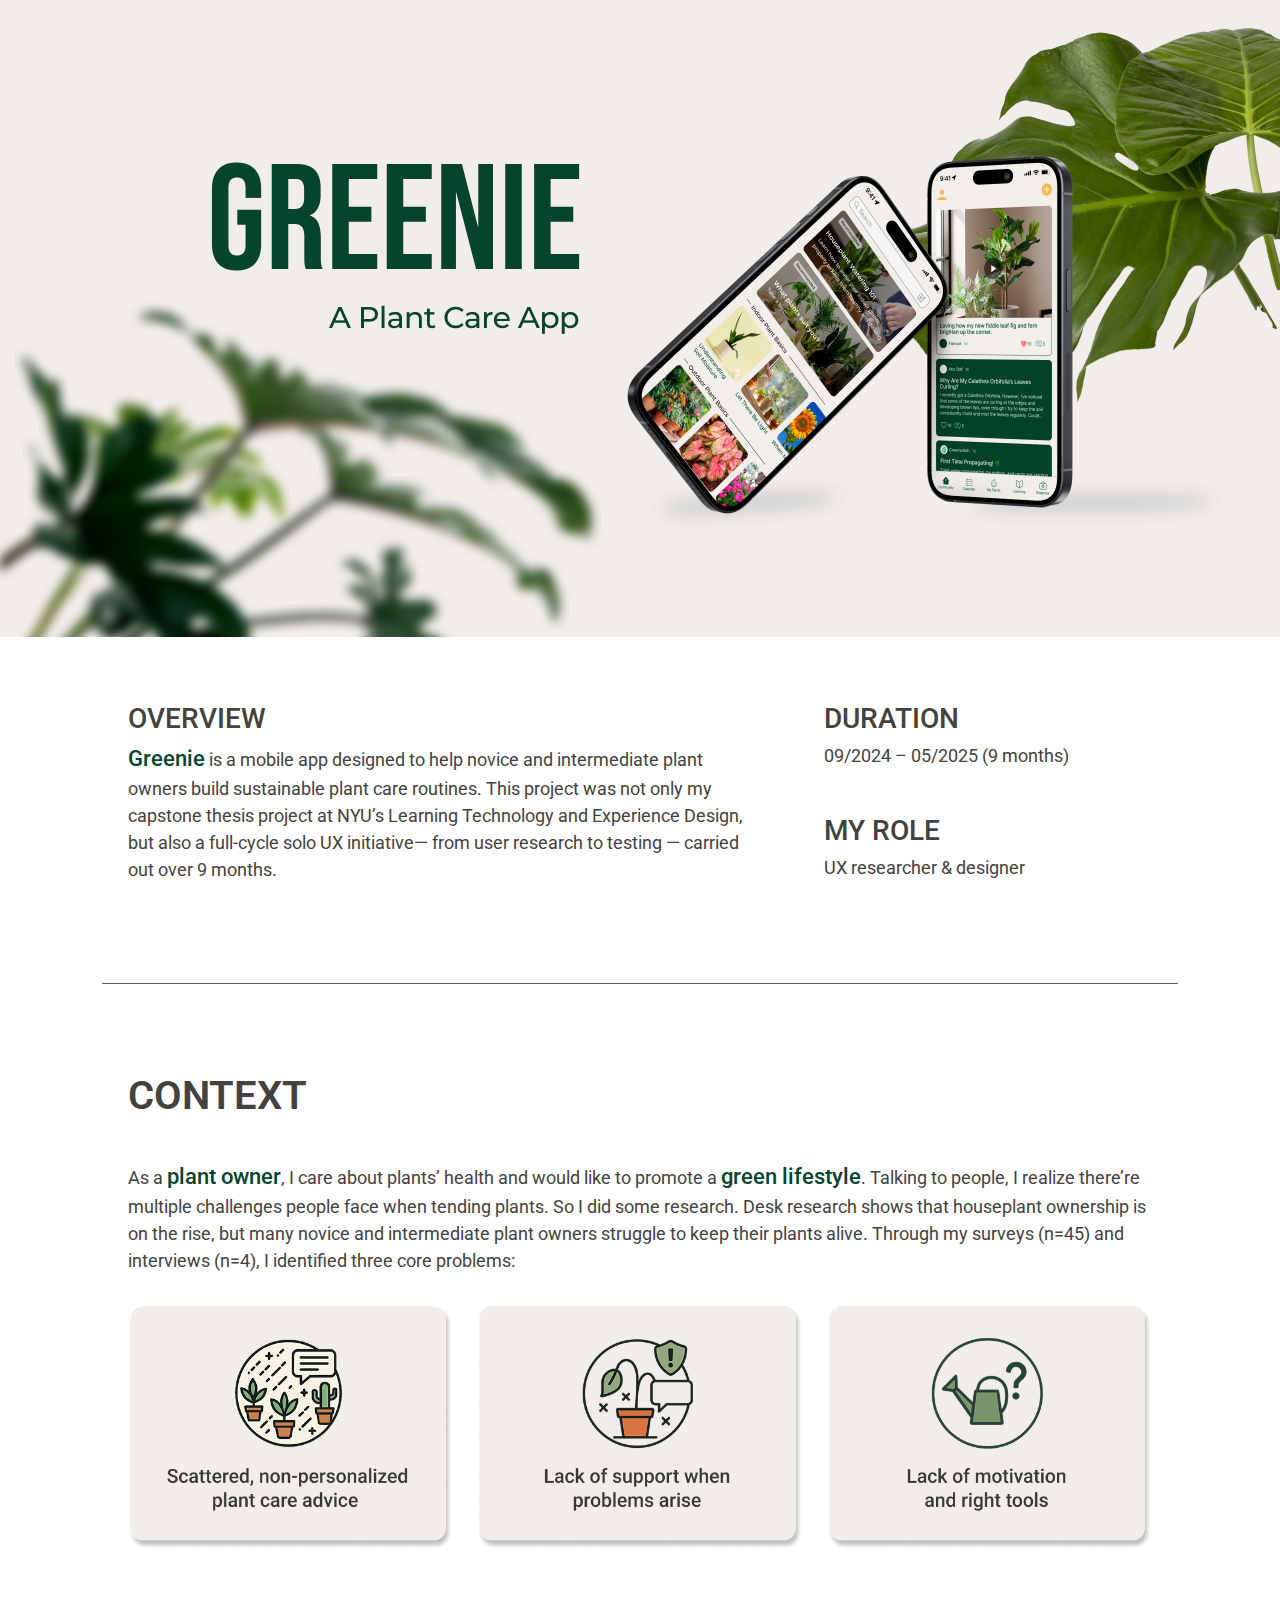
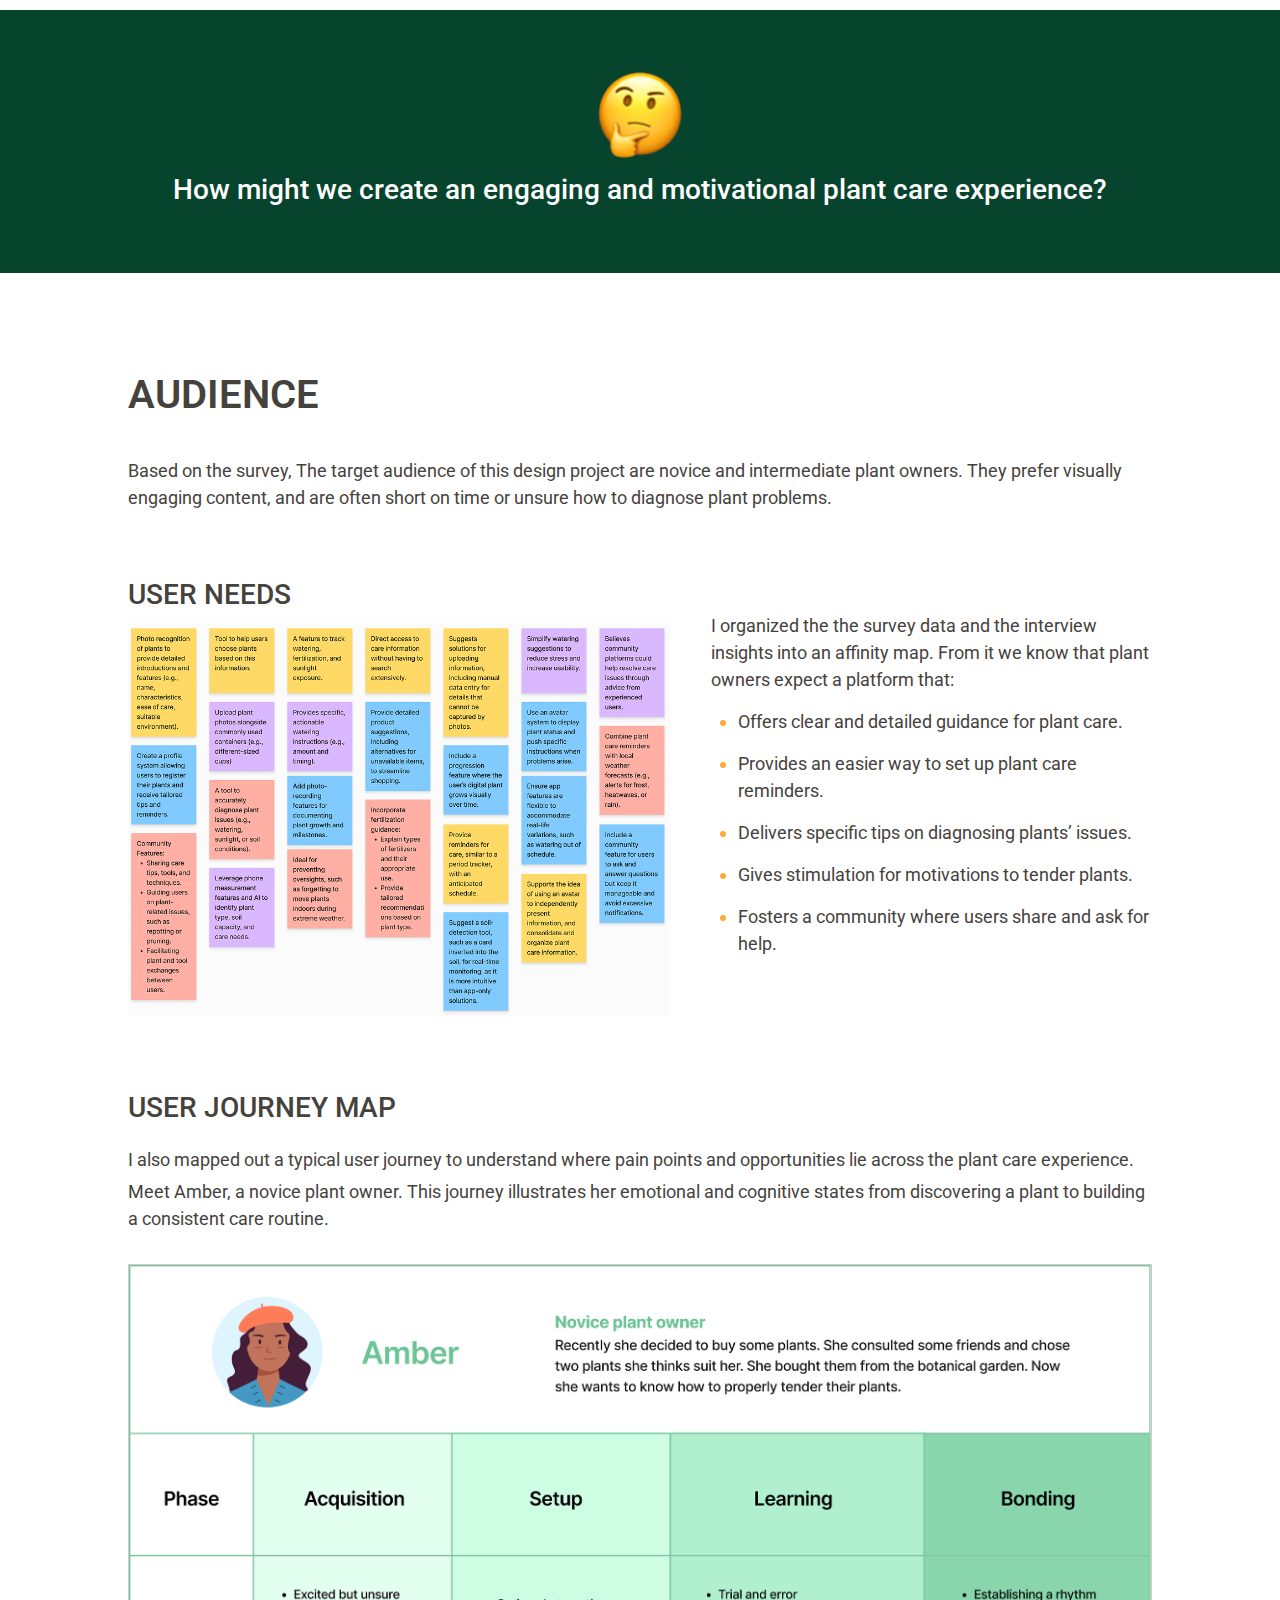
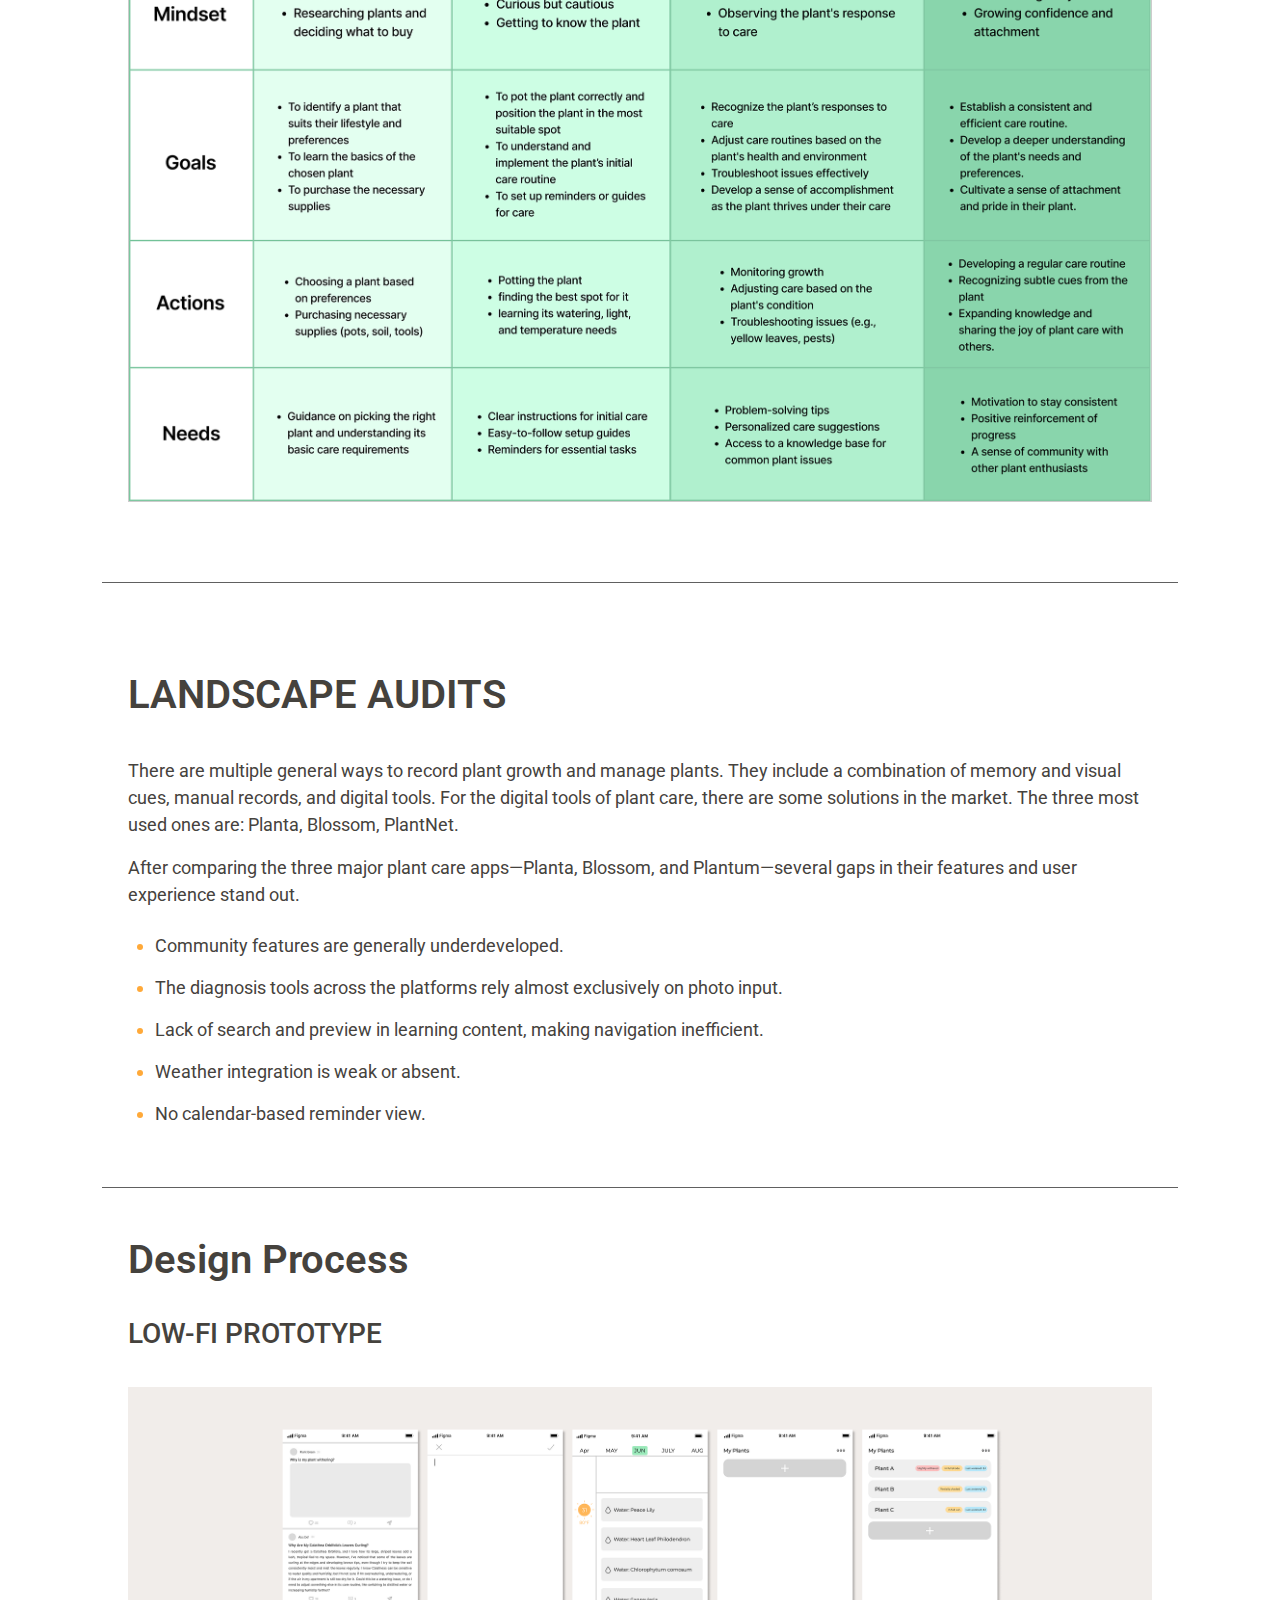
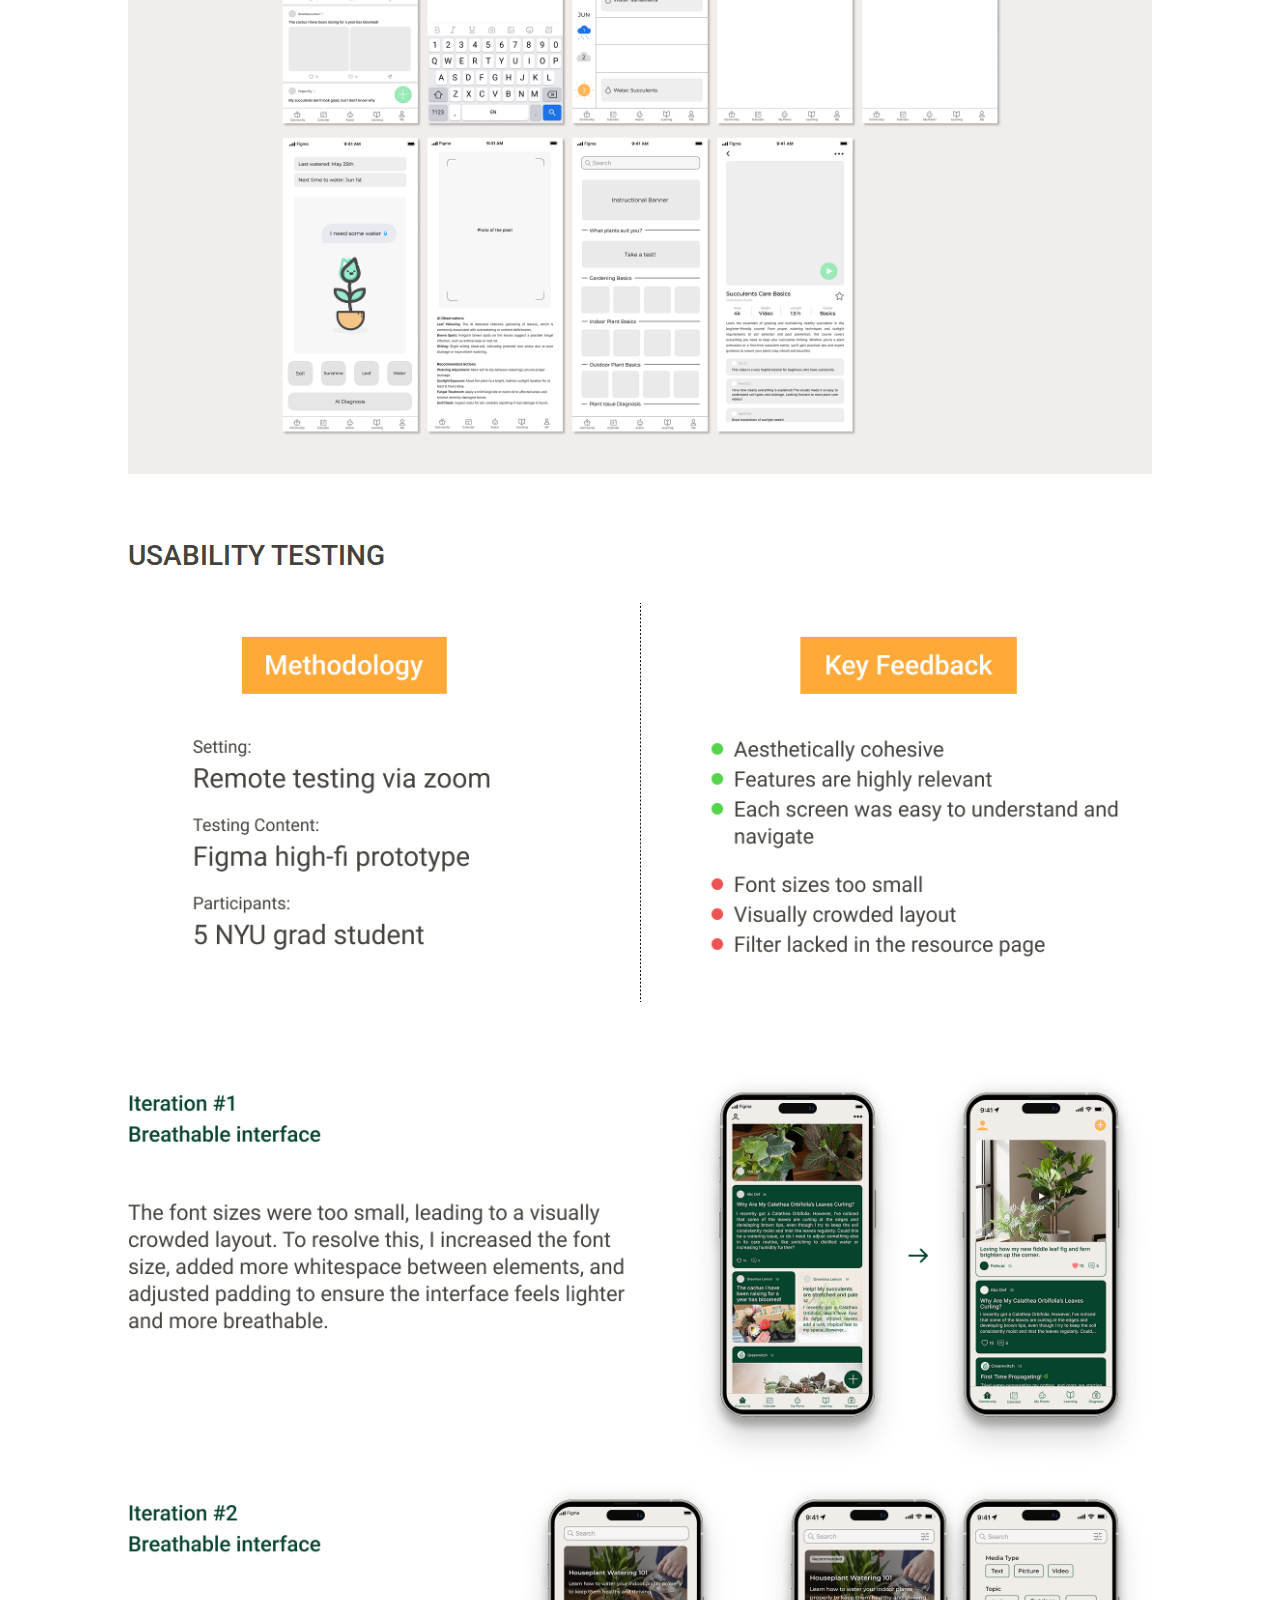
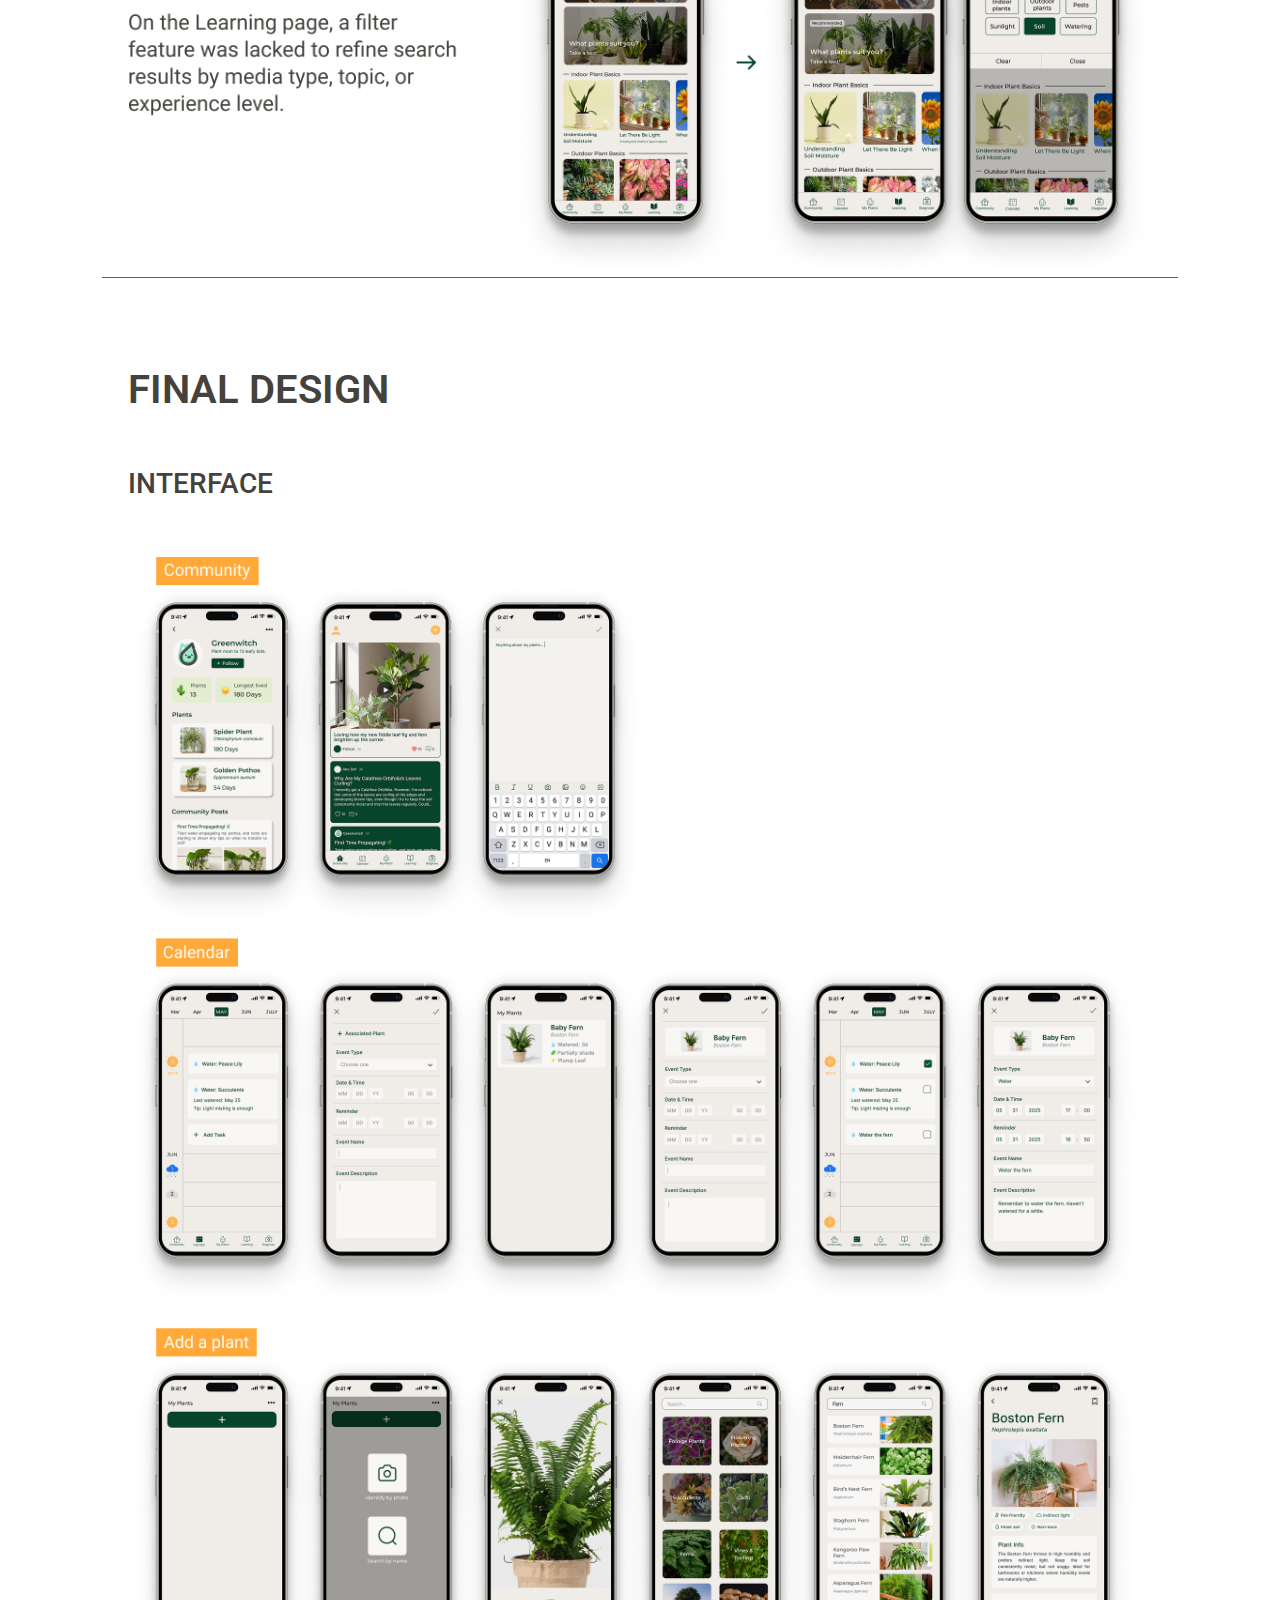
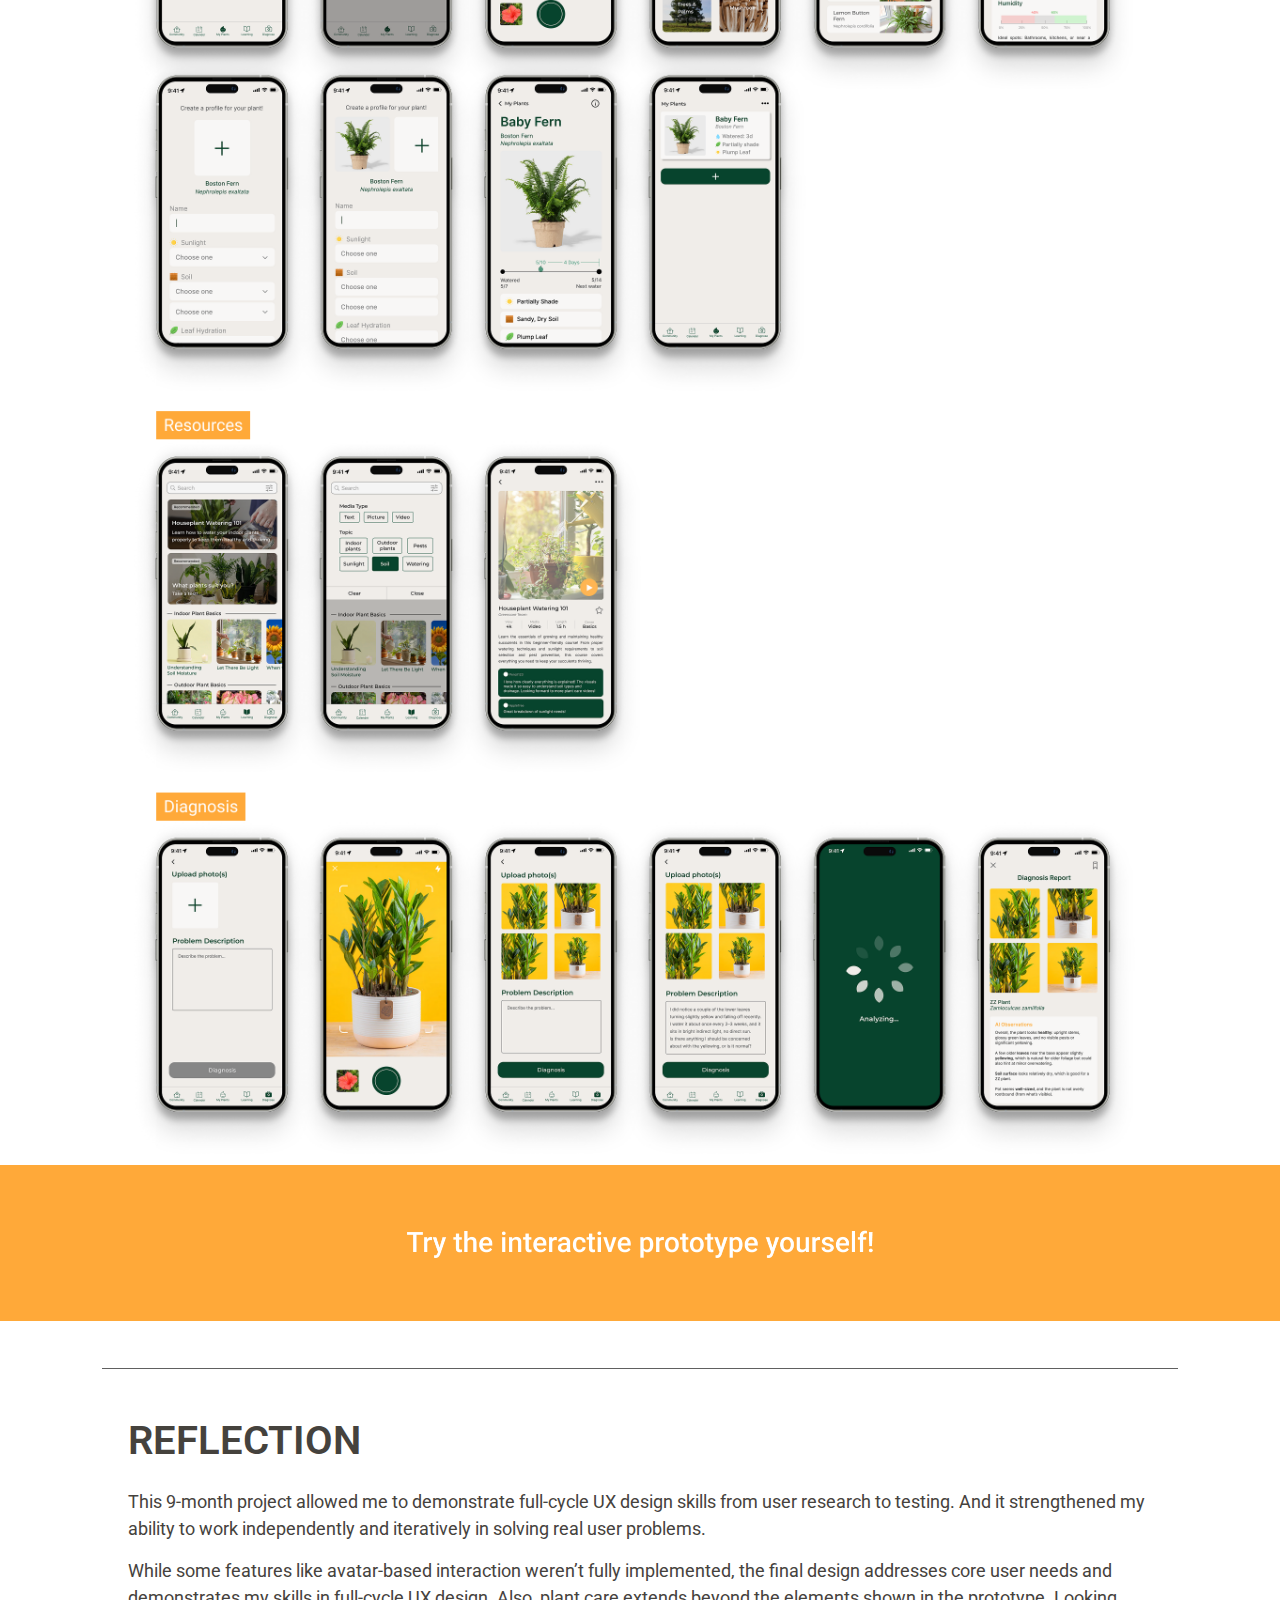
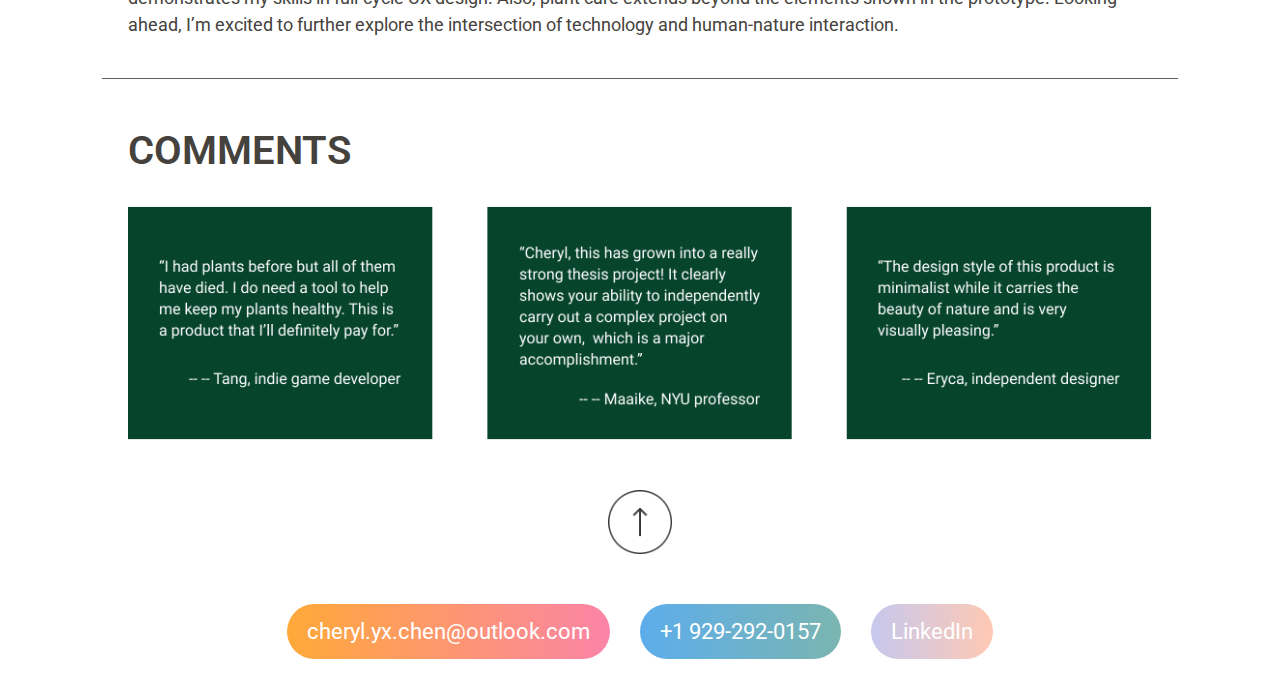
<file: greenie.html>
<!DOCTYPE html>
<html lang="en">
<head>
  <meta charset="UTF-8" />
  <meta name="viewport" content="width=device-width, initial-scale=1.0" />
  <title>Greenie</title>
  <link rel="stylesheet" href="greenie.css" />
  <link href="https://fonts.googleapis.com/css2?family=Roboto:wght@100..900&display=swap" rel="stylesheet">
</head>

<body>
  <!-- Menu -->
  <div id="menu-buttons" class="menu-buttons hidden">
    <a href="index.html" class="menu-button">WORK</a>
  </div>
  <script src="greenie.js"></script>

  <!-- HERO -->
  <section class="hero-section">
    <img src="media/greenie/greenieHero.png" alt="Greenie Hero" class="hero-img">
  </section>

  <!-- Overview -->
<section class="section">
  <div class="container overview-layout">
    
    <!-- 左边：Overview -->
    <div class="overview-left">
      <h2 class="title">OVERVIEW</h2>
      <p class="para">
        <span class="highlight">Greenie</span>  is a mobile app designed to help novice and intermediate plant owners build sustainable plant care routines. This project was not only my capstone thesis project at NYU’s Learning Technology and Experience Design, but also a full-cycle solo UX initiative— from user research to testing — carried out over 9 months.
      </p>
    </div>

    <!-- 右边：Duration & Role -->
    <div class="overview-right">
      <div class="right-block">
        <h3 class="title">DURATION</h3>
        <p class="para">09/2024 – 05/2025 (9 months)</p>
      </div>
      <div class="right-block">
        <h3 class="title">MY ROLE</h3>
        <p class="para">UX researcher & designer</p>
      </div>
    </div>

  </div>
</section>

  <!-- 分割线 -->
  <div class="divider"></div>

  <!-- Context -->
<section class="section">
  <div class="container context-section">
    <h2 class="bigtitle">CONTEXT</h2>

    <p class="para">
      As a <span class="highlight">plant owner</span>, I care about plants’ health and would like to promote a <span class="highlight">green lifestyle</span>.
      Talking to people, I realize there’re multiple challenges people face when tending plants. So I did some research. Desk research shows that houseplant ownership is on the rise, but many novice and intermediate plant owners struggle to keep their plants alive.
      Through my surveys (n=45) and interviews (n=4), I identified three core problems:
    </p>

    <div class="problem-cards">
      <img src="media/greenie/problem1.png" alt="Problem 1">
      <img src="media/greenie/problem2.png" alt="Problem 2">
      <img src="media/greenie/problem3.png" alt="Problem 3">
    </div>
  </div>
</section>

  <!-- HMW -->
  <section class="design-question">
    <div class="container">
      <img src="media/greenie/Thinking Face.png" alt="Thinking emoji" class="emoji-img">
      <p class="title white-text">How might we create an engaging and motivational plant care experience?</p>
    </div>
  </section>


  <!-- Audience -->
  <section class="audience-section">
    <div class="container">

      <!-- ① Audience 段落 -->
      <h2 class="bigtitle">AUDIENCE</h2>
      <p class="para audienceDesc">
        Based on the survey, The target audience of this design project are novice and intermediate plant owners. They prefer visually engaging content, and are often short on time or unsure how to diagnose plant problems.
      </p>

      <!-- ② + ③ 两列布局：User Needs -->
      <div class="user-needs-row">
        <!-- 左侧：标题 + 图 -->
        <div class="needs-left">
          <h2 class="userneedstitle title">USER NEEDS</h2>
          <img src="media/greenie/userNeeds.png" alt="User needs affinity map" class="needs-image">
        </div>

        <!-- 右侧：段落 + bullet list -->
        <div class="needs-text">
          <p class="para">
            I organized the the survey data and the interview insights into an affinity map.
            From it we know that plant owners expect a platform that:
          </p>
          <ul class="needs-summary para">
            <li>Offers clear and detailed guidance for plant care.</li>
            <li>Provides an easier way to set up plant care reminders.</li>
            <li>Delivers specific tips on diagnosing plants’ issues.</li>
            <li>Gives stimulation for motivations to tender plants.</li>
            <li>Fosters a community where users share and ask for help.</li>
          </ul>
        </div>
      </div>

      <!-- ④ Journey Map 标题 -->
      <h2 class="UJMtitle title">USER JOURNEY MAP</h2>
      <p class="UJMpara para">
        I also mapped out a typical user journey to understand where pain points and opportunities lie across the plant care experience. <br/>
        <span class="top-gap">Meet Amber, a novice plant owner. This journey illustrates her emotional and cognitive states from discovering a plant to building a consistent care routine.</span>
      </p>
      <img src="media/greenie/userJourneyMap.png" alt="User Journey Map" class="journey-map-img">

    </div>
  </section>

  <!-- 分割线 -->
  <div class="afteraudiencedivider divider"></div>

  <!-- LANDSCAPE AUDITS -->
  <section class="landscape-section">
    <div class="container">
      <h2 class="LAtitle bigtitle">LANDSCAPE AUDITS</h2>
      <p class="para">
        There are multiple general ways to record plant growth and manage plants. They include a combination of memory and visual cues, manual records, and digital tools. For the digital tools of plant care, there are some solutions in the market. The three most used ones are: Planta, Blossom, PlantNet.
      </p>
      <p class="para landscape-para">
        After comparing the three major plant care apps—Planta, Blossom, and Plantum—several gaps in their features and user experience stand out.
      </p>
      <ul class="para bullet-orange">
        <li>Community features are generally underdeveloped.</li>
        <li>The diagnosis tools across the platforms rely almost exclusively on photo input.</li>
        <li>Lack of search and preview in learning content, making navigation inefficient.</li>
        <li>Weather integration is weak or absent.</li>
        <li>No calendar-based reminder view.</li>
      </ul>
    </div>
  </section>

  <!-- 分割线 -->
  <div class="afterLAdivider divider"></div>

  <!-- Design Process -->
  <section class="DesignProcess">
    <div class="container">
      <h2 class="section-title bigtitle">Design Process</h2>
      <h3 class="sub-title title">LOW-FI PROTOTYPE</h3>
      <img src="media/greenie/lowFi.png" alt="Low-Fidelity Prototype Full View" class="lofi-image">
      <h3 class="UBTESTtitle title">USABILITY TESTING</h3>
      <img src="media/greenie/UBTEST.png" alt="Usability Testing" class="UBTEST">
      <img src="media/greenie/Iterations.png" alt="Iterations" class="iterations">
    </div>
  </section>

  <!-- 分割线 -->
  <div class="afterDesignProcessDivider divider"></div>

  <!-- FINAL DESIGN -->
   <section class="FINALDESIGN">
      <div class="container">
        <h1 class="FinalDesign bigtitle">FINAL DESIGN</h1>
        <h2 class="title">INTERFACE</h2>
        <img src="media/greenie/Interface.png" alt="Interface Screenshots" class="greenieInterface">
      </div>

      <a href="https://www.figma.com/proto/Rm8myy980ITzA6D7aOa0hR/Greenie?page-id=273%3A2828&node-id=273-4052&viewport=658%2C457%2C0.25&t=Ir77IQx8awi1M3pc-1&scaling=scale-down&content-scaling=fixed&starting-point-node-id=273%3A4052&show-proto-sidebar=1" target="_blank">
        <img src="media/greenie/tryThePrototype.png" alt="Try the prototype" class="tryThePrototype">
      </a>
   </section>

  <!-- 分割线 -->
  <div class="afterFinalDesignDivider divider"></div>

  <!-- REFLECTION -->
   <section class="REFLECTION">
      <div class="container">
        <h1 class="reflectiontitle bigtitle">REFLECTION</h1>
        <p class="RFpara1 para">This 9-month project allowed me to demonstrate full-cycle UX design skills from user research to testing. And it strengthened my ability to work independently and iteratively in solving real user problems.</p>
        <p class="RFpara2 para">While some features like avatar-based interaction weren’t fully implemented, the final design addresses core user needs and demonstrates my skills in full-cycle UX design. Also, plant care extends beyond the elements shown in the prototype. Looking ahead, I’m excited to further explore the intersection of technology and human-nature interaction.</p>
      </div>
   </section>

  <!-- 分割线 -->
  <div class="afterReflectionDivider divider"></div>

  <!-- COMMENTS -->
   <section class="comments">
      <div class="container">
        <h1 class="commentstitle bigtitle">COMMENTS</h1>
        <img src="media/greenie/comments.png" alt="comments from others" class="commentcards">
      </div>
   </section>

  <!-- Footer -->
   <section class="footer">
      <div class="container">
        <img src="media/greenie/backToTop.png" alt="back to top" class="backtotop" onclick="window.scrollTo({ top: 0, behavior: 'smooth' })">
        <div class="contact-buttons">
          <a href="mailto:cheryl.yx.chen@outlook.com" class="contact-chip email">cheryl.yx.chen@outlook.com</a>
          <a href="tel:+19292920157" class="contact-chip phone">+1 929-292-0157</a>
          <a href="https://www.linkedin.com/in/yuxingchen86/" target="_blank" rel="noopener noreferrer" class="contact-chip linkedin">LinkedIn</a>
        </div>
      </div>
   </section>
</body>
</html>
</file>
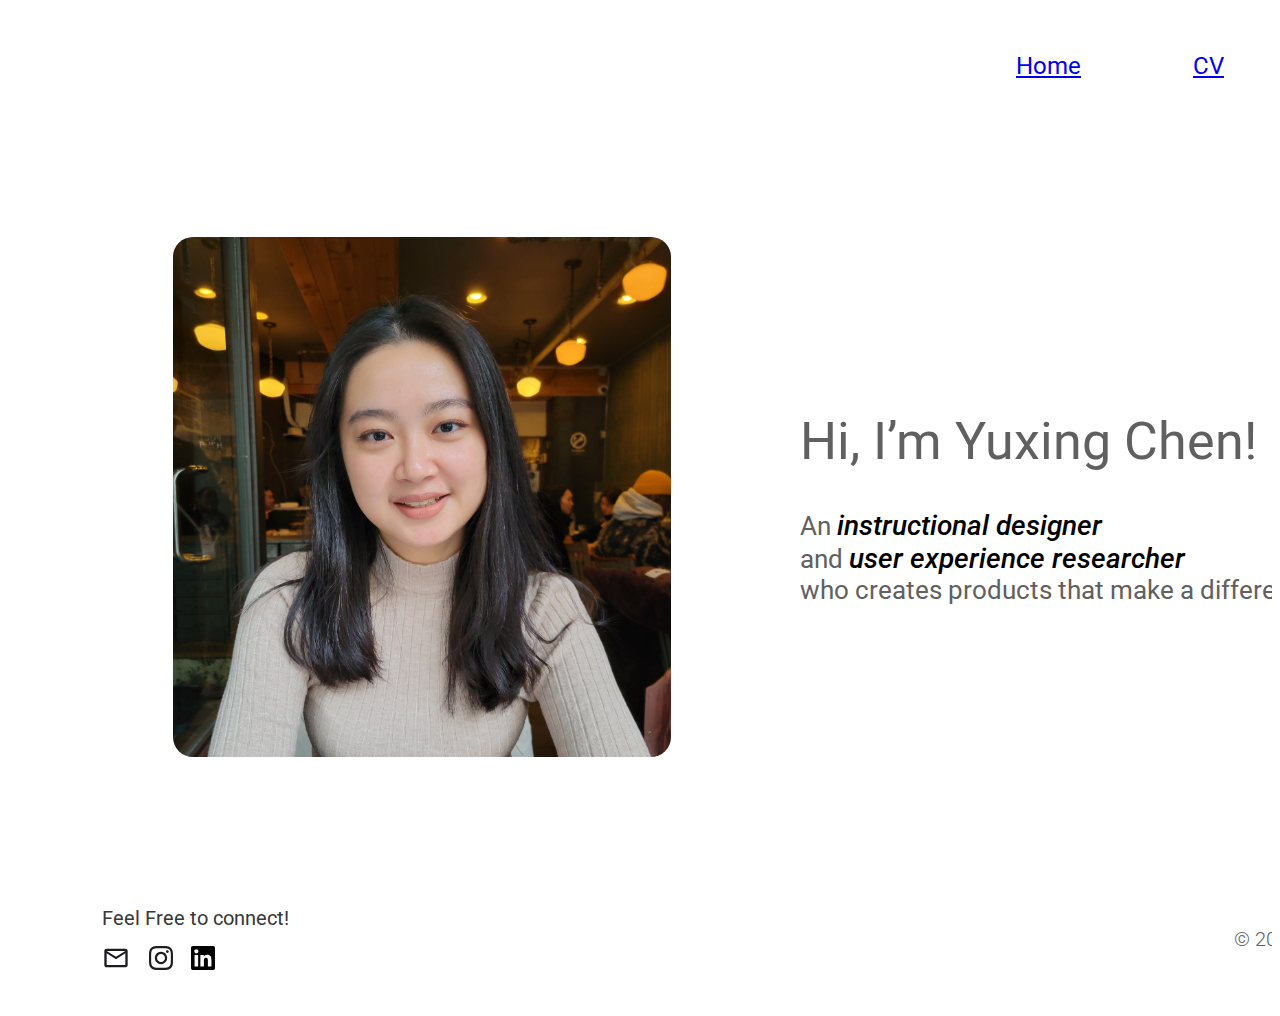
<file: home.html>
<!DOCTYPE html>
<html>
<head>
  	<meta charset="utf-8">
  	<meta name="viewport" content="initial-scale=1, width=device-width">
  	
  	<link rel="stylesheet"  href="./home.css" />
  	<link rel="stylesheet" href="https://fonts.googleapis.com/css2?family=Roboto:ital,wght@0,300;0,400;1,500&display=swap" />

	<script src="./home.js"></script>
</head>

<body>
  	
  	<div class="homepage">
    		<div class="homepage-child">
    		</div>
    		<a href="home.html" class="home">Home</a>
            <a href="cv.html" class="cv">CV</a>
            <a href="projects.html" class="projects">Projects</a>
    		<div class="hi-im-yuxing">Hi, I’m Yuxing Chen!</div>
    		<div class="an-instructional-designer-container">
      			<p class="an-instructional-designer">
        				<span class="an">An </span>
        				<i class="instructional-designer">instructional designer</i>
      			</p>
      			<p class="an-instructional-designer">
        				<span class="an">and </span>
        				<i class="instructional-designer">user experience researcher</i>
      			</p>
      			<p class="who-creates-products">who creates products that make a difference.</p>
    		</div>
    		<img class="mypic-1-icon" alt="" src="media/yuxingchen.jpg">
    		
    		<div class="rectangle-parent">
      			<div class="group-child">
      			</div>
      			<div class="feel-free-to">Feel Free to connect!</div>
      			<img class="logo-instagram-icon" alt="" src="media/Logo Instagram.svg">
      			
      			<img class="mail-icon" alt="" src="media/mail.svg">
      			
      			<img class="vector-icon" alt="" src="media/Vector.svg">
      			
      			<div class="by-yuxing-chen">© 2025 by Yuxing Chen</div>
    		</div>
  	</div>
</body>
</html>
</file>
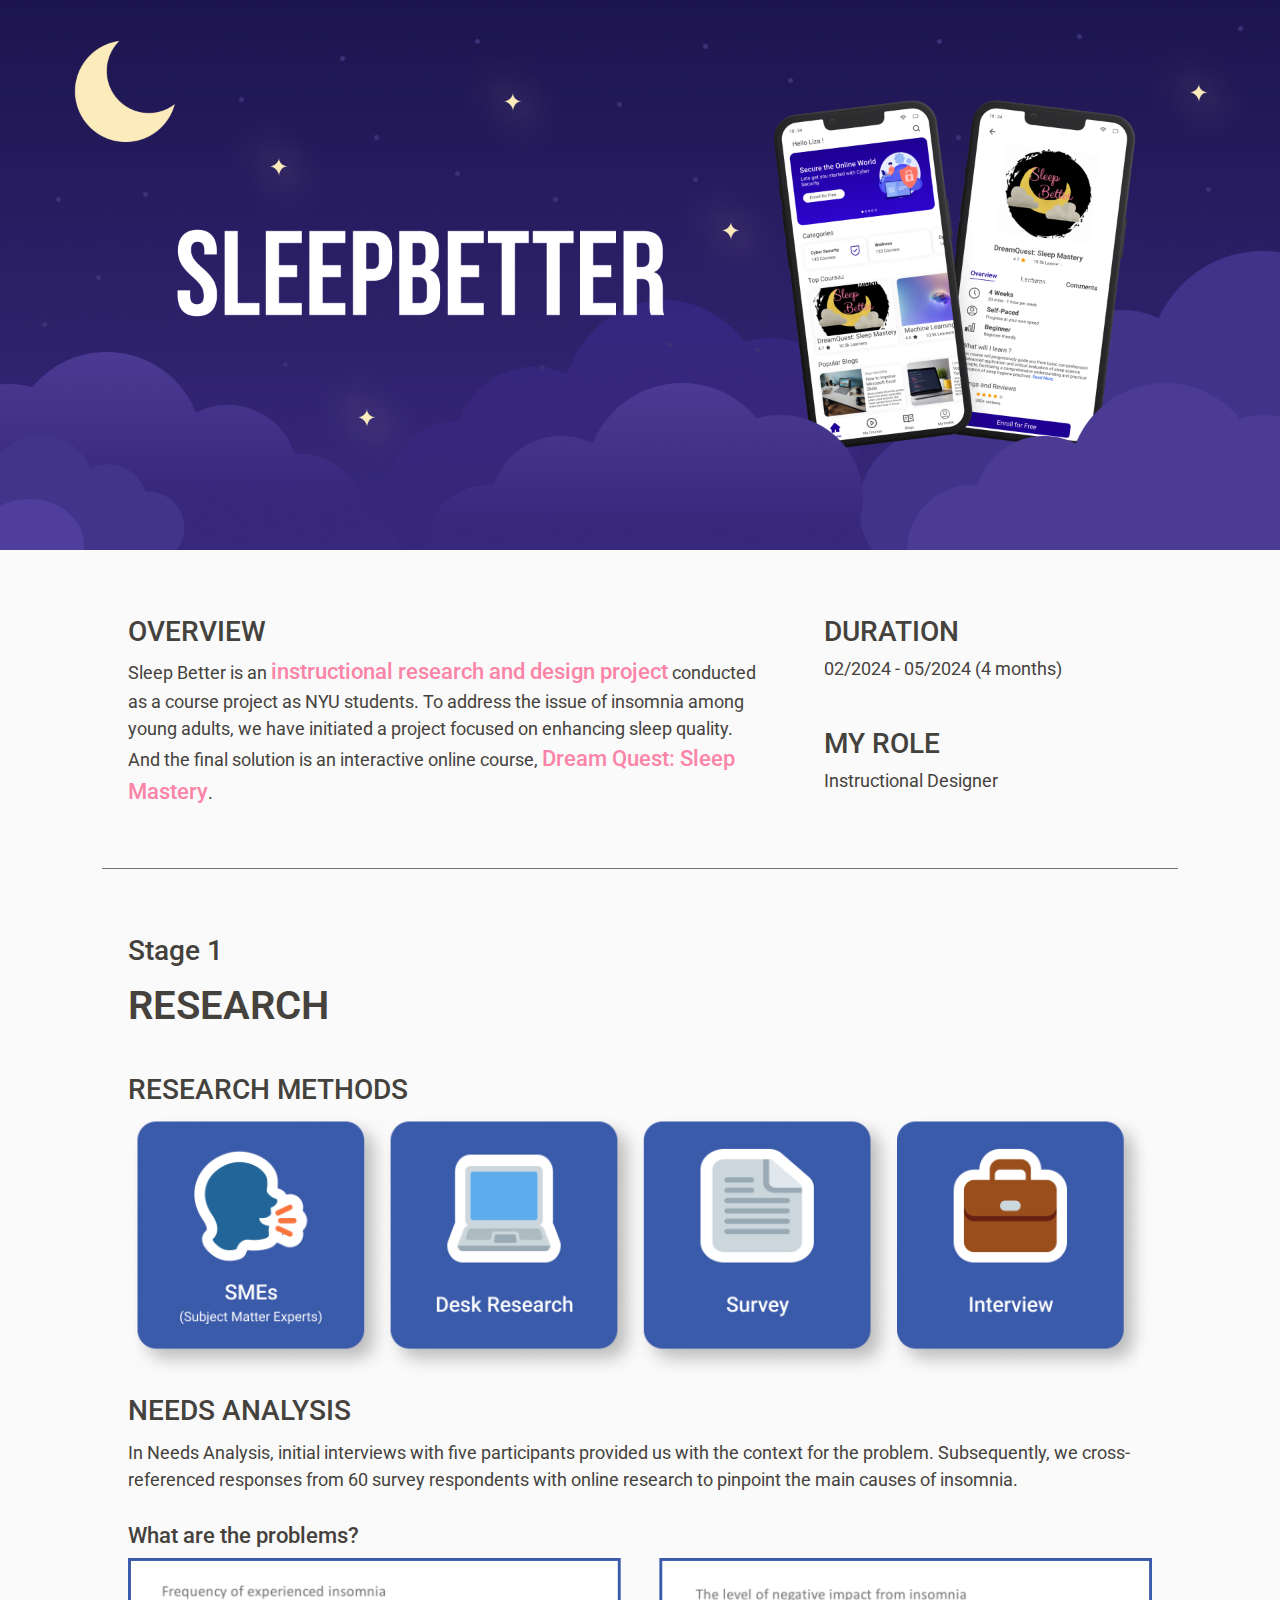
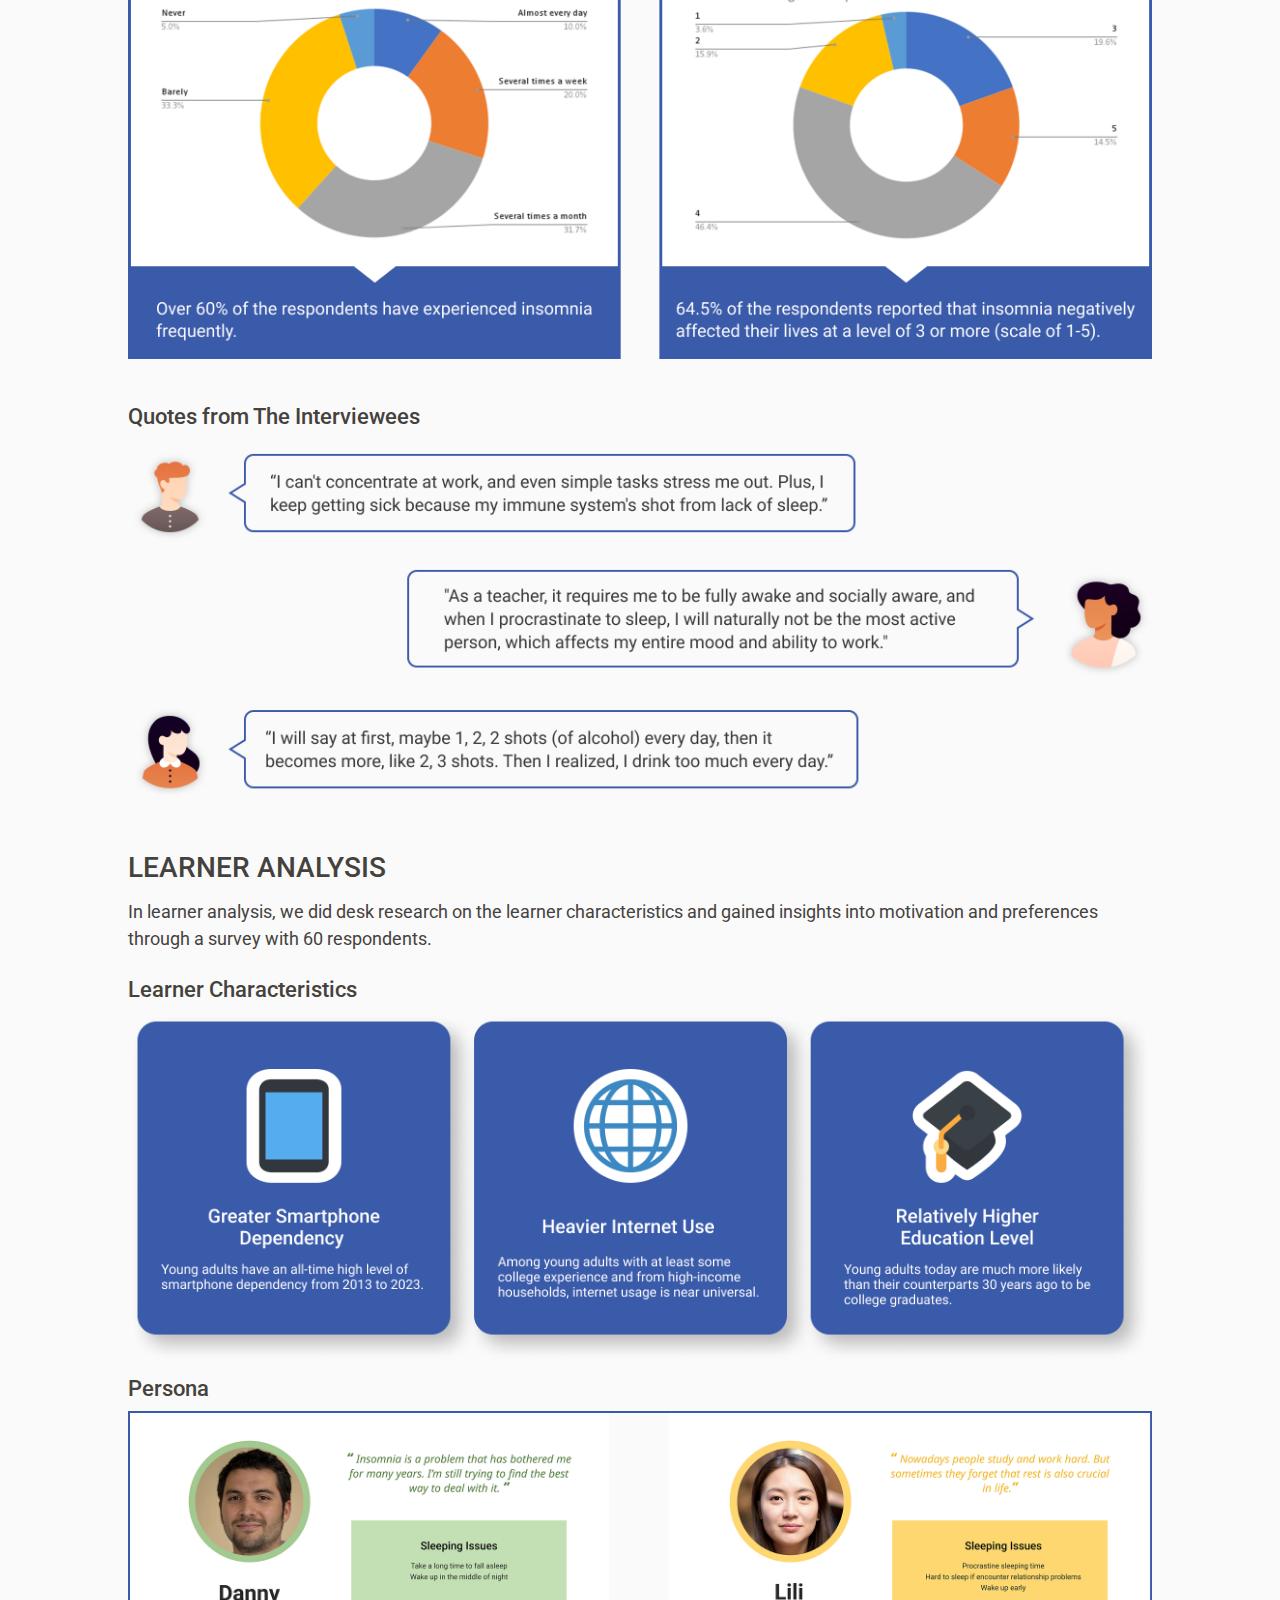
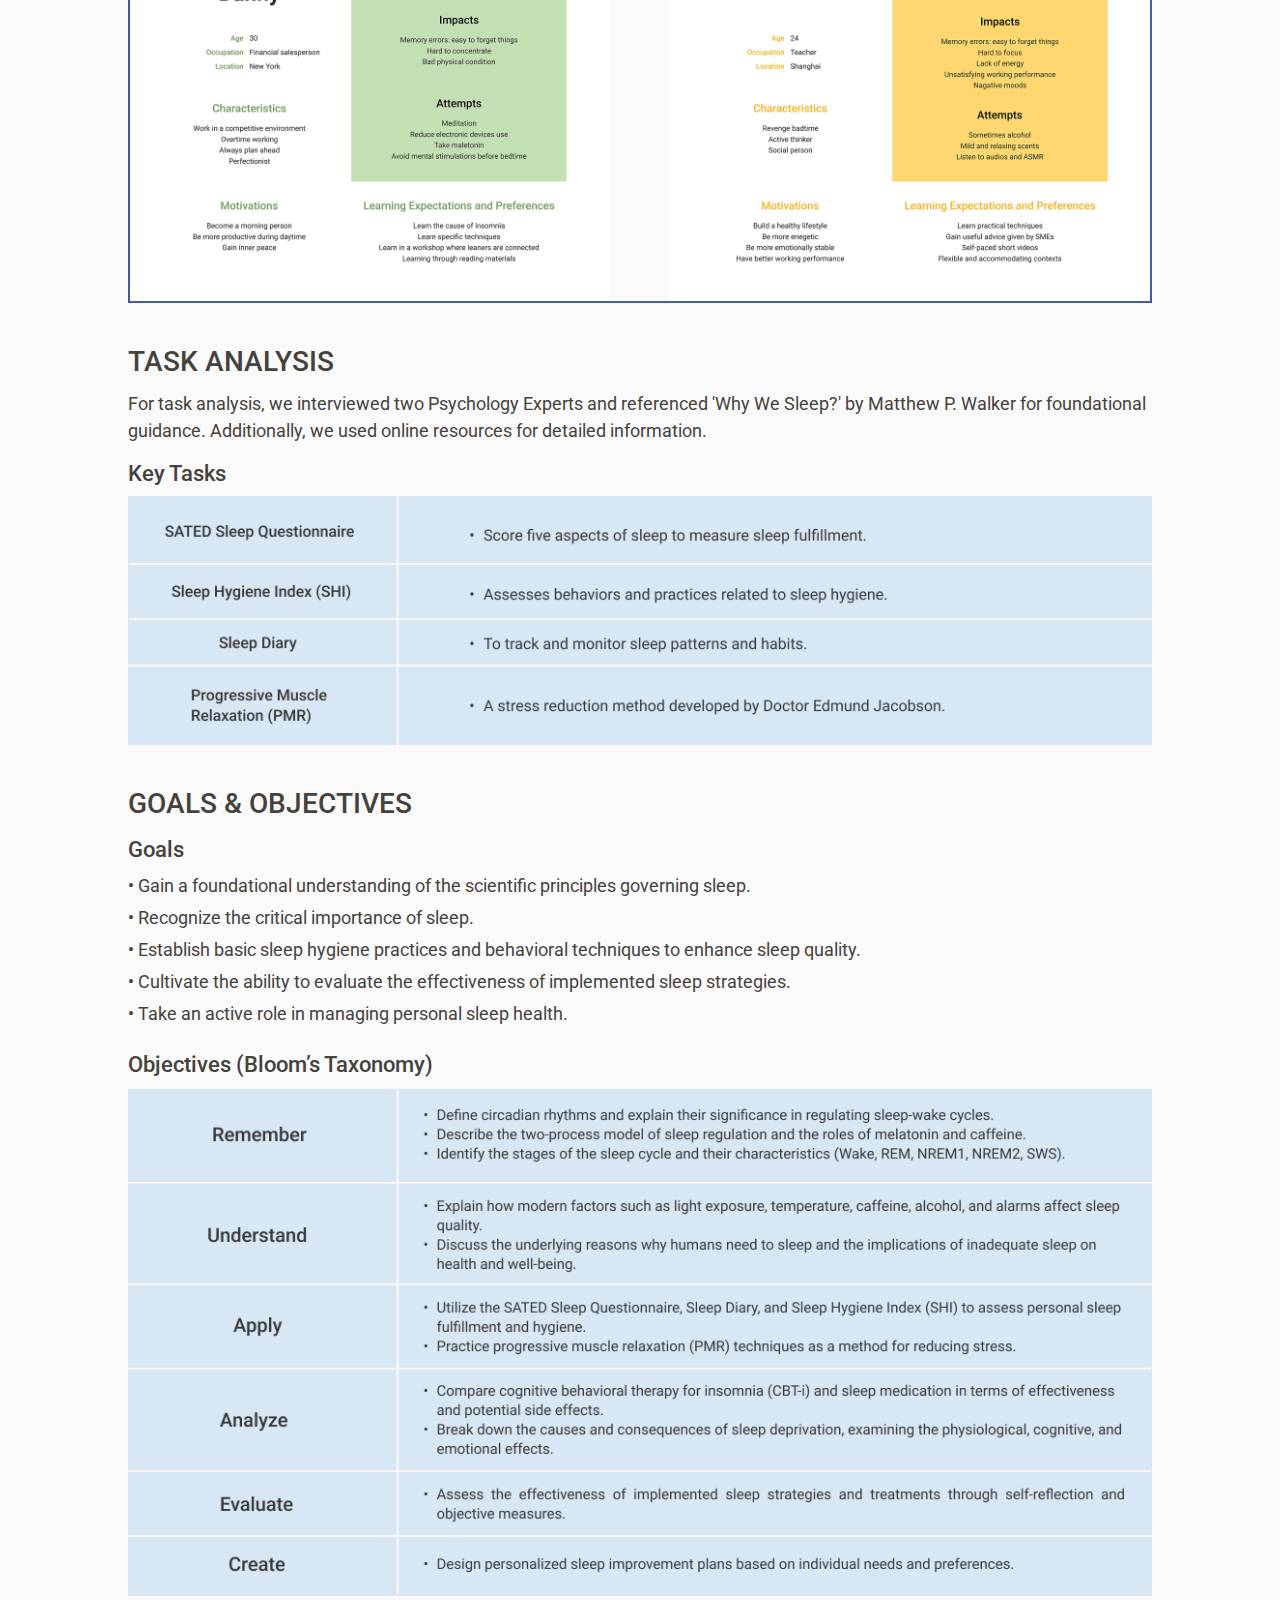
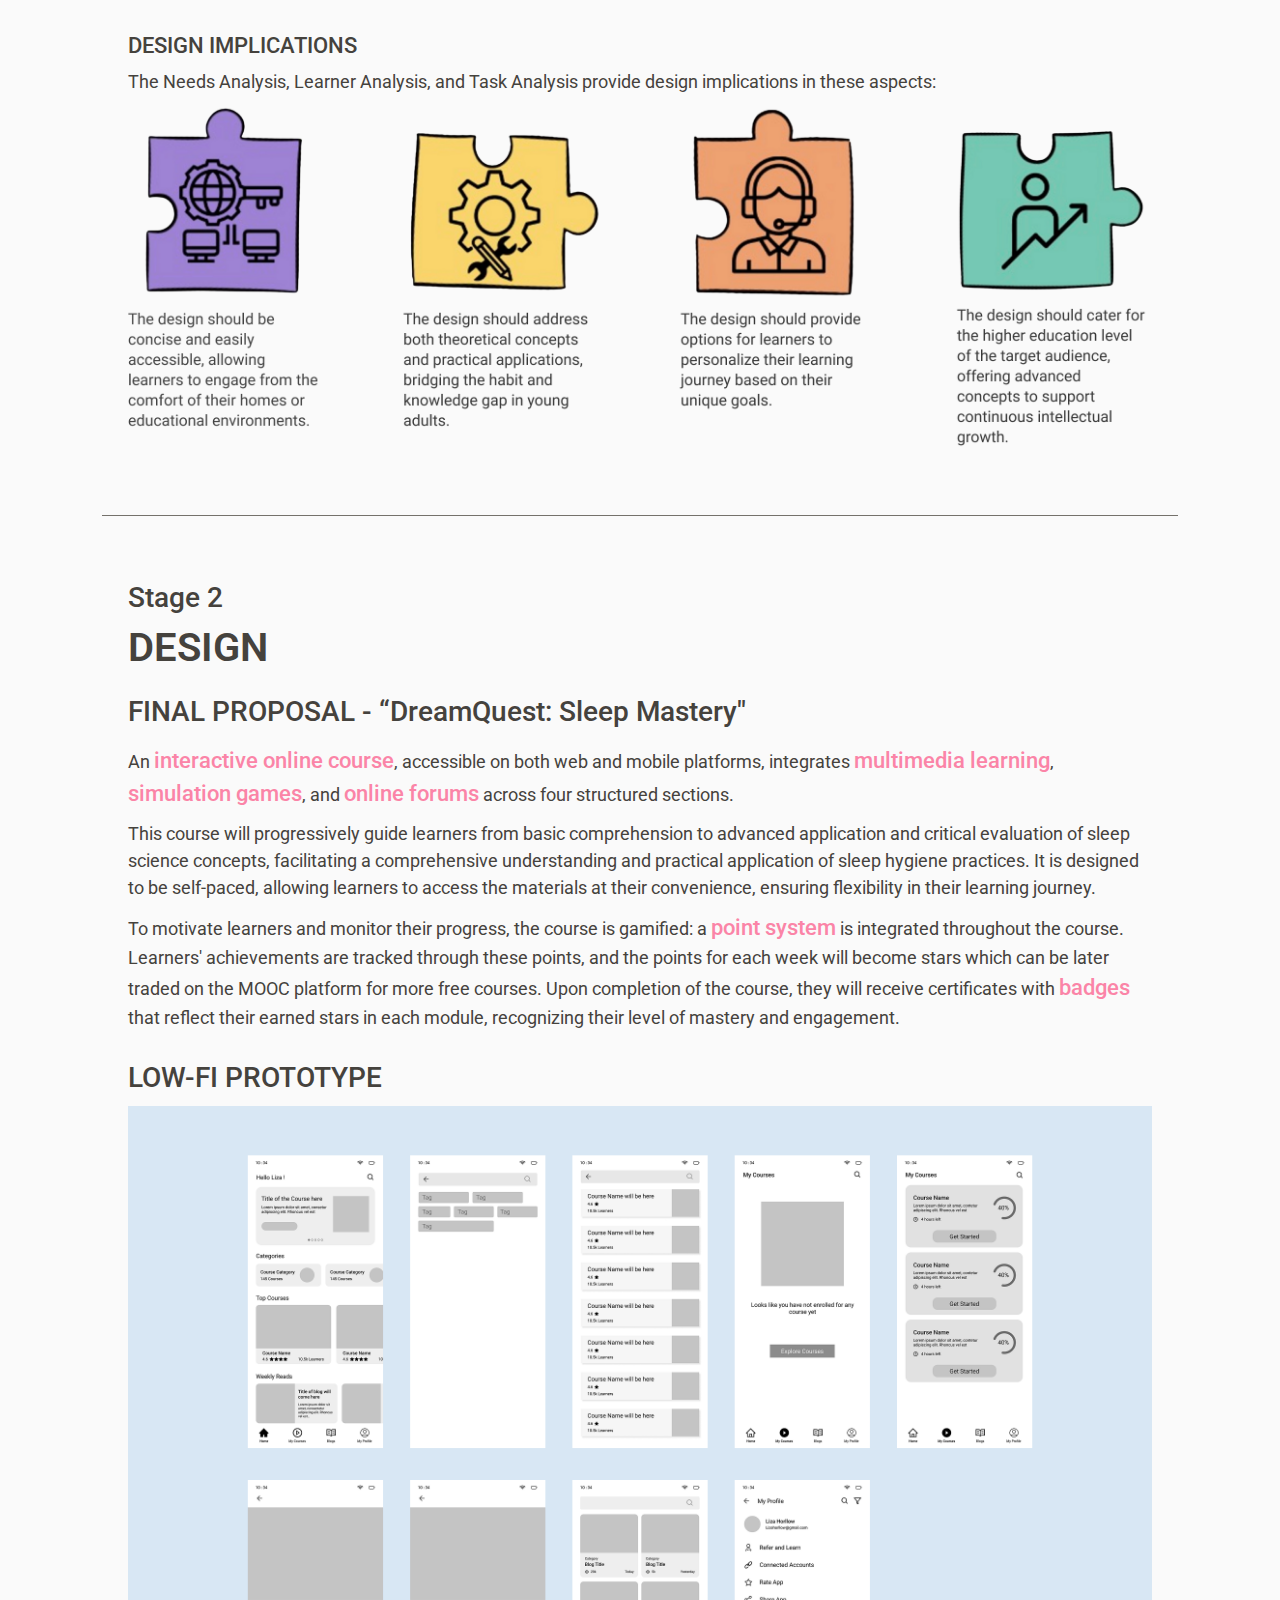
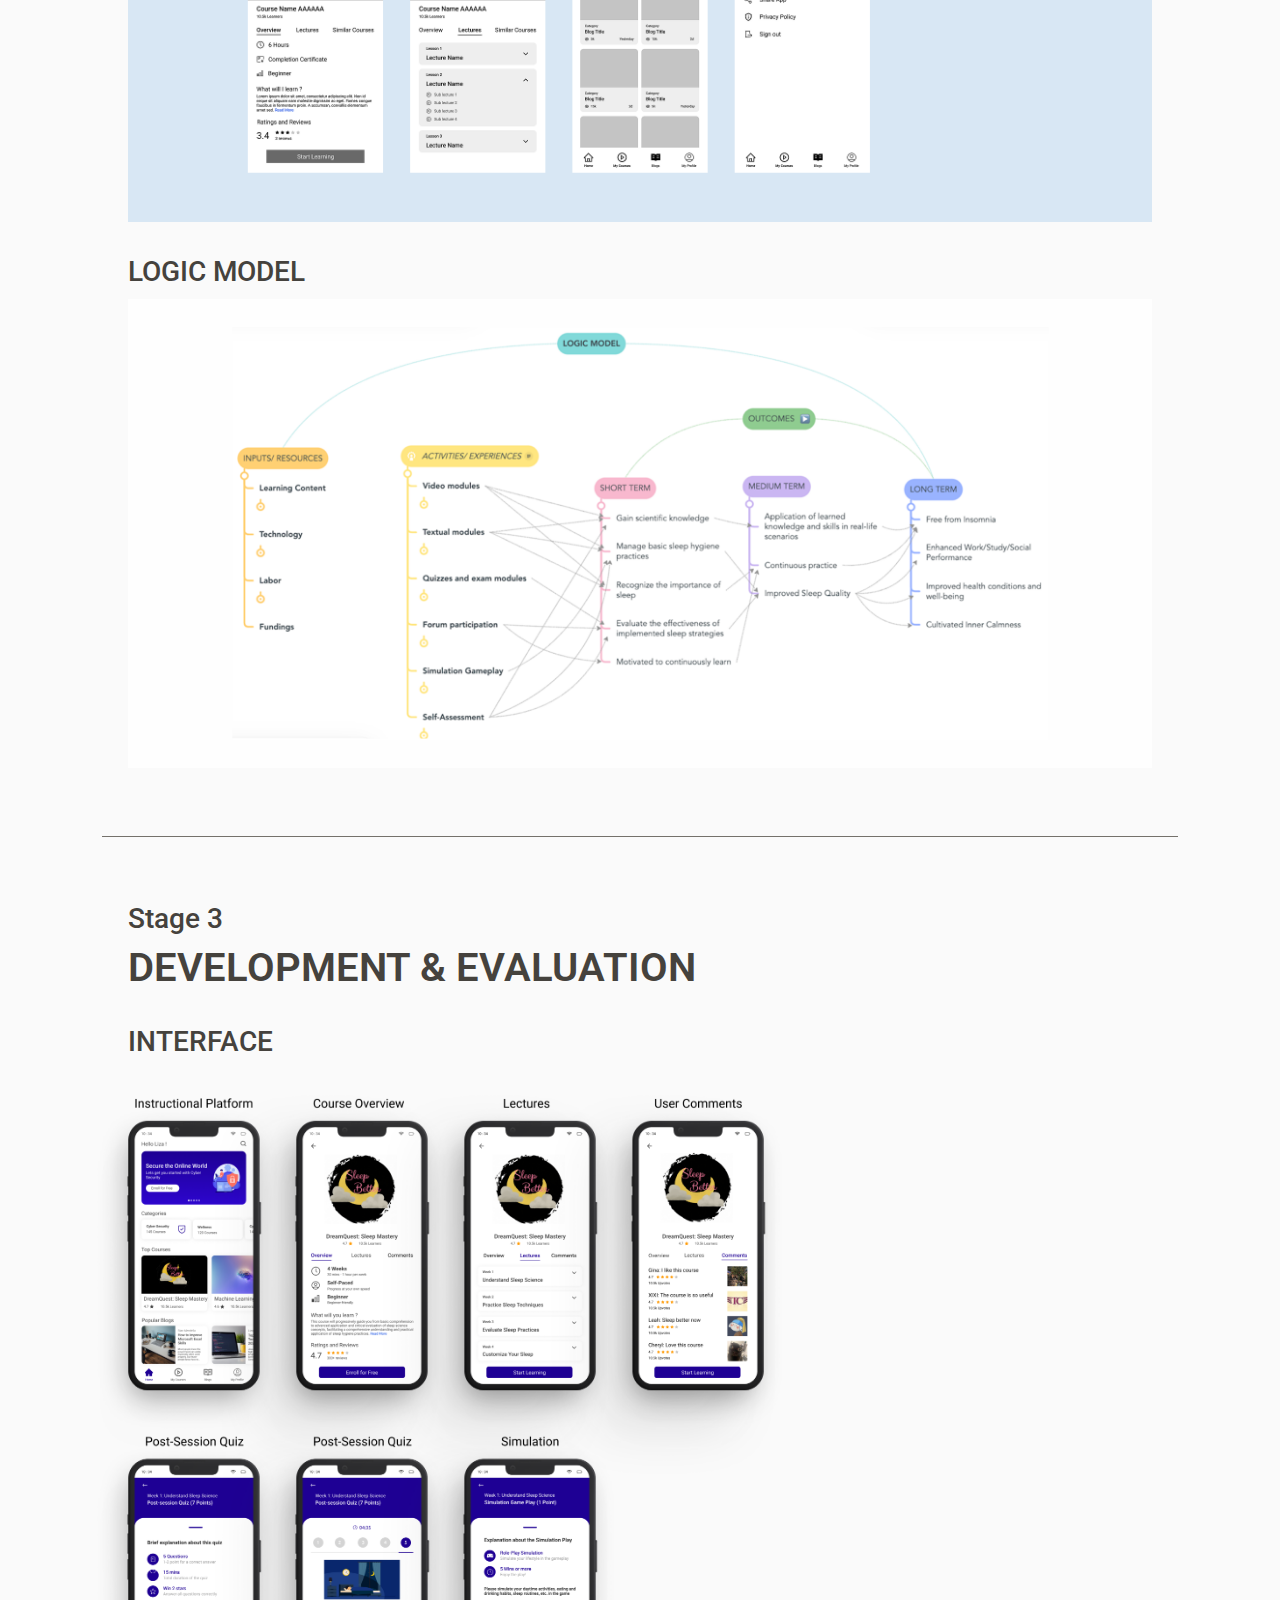
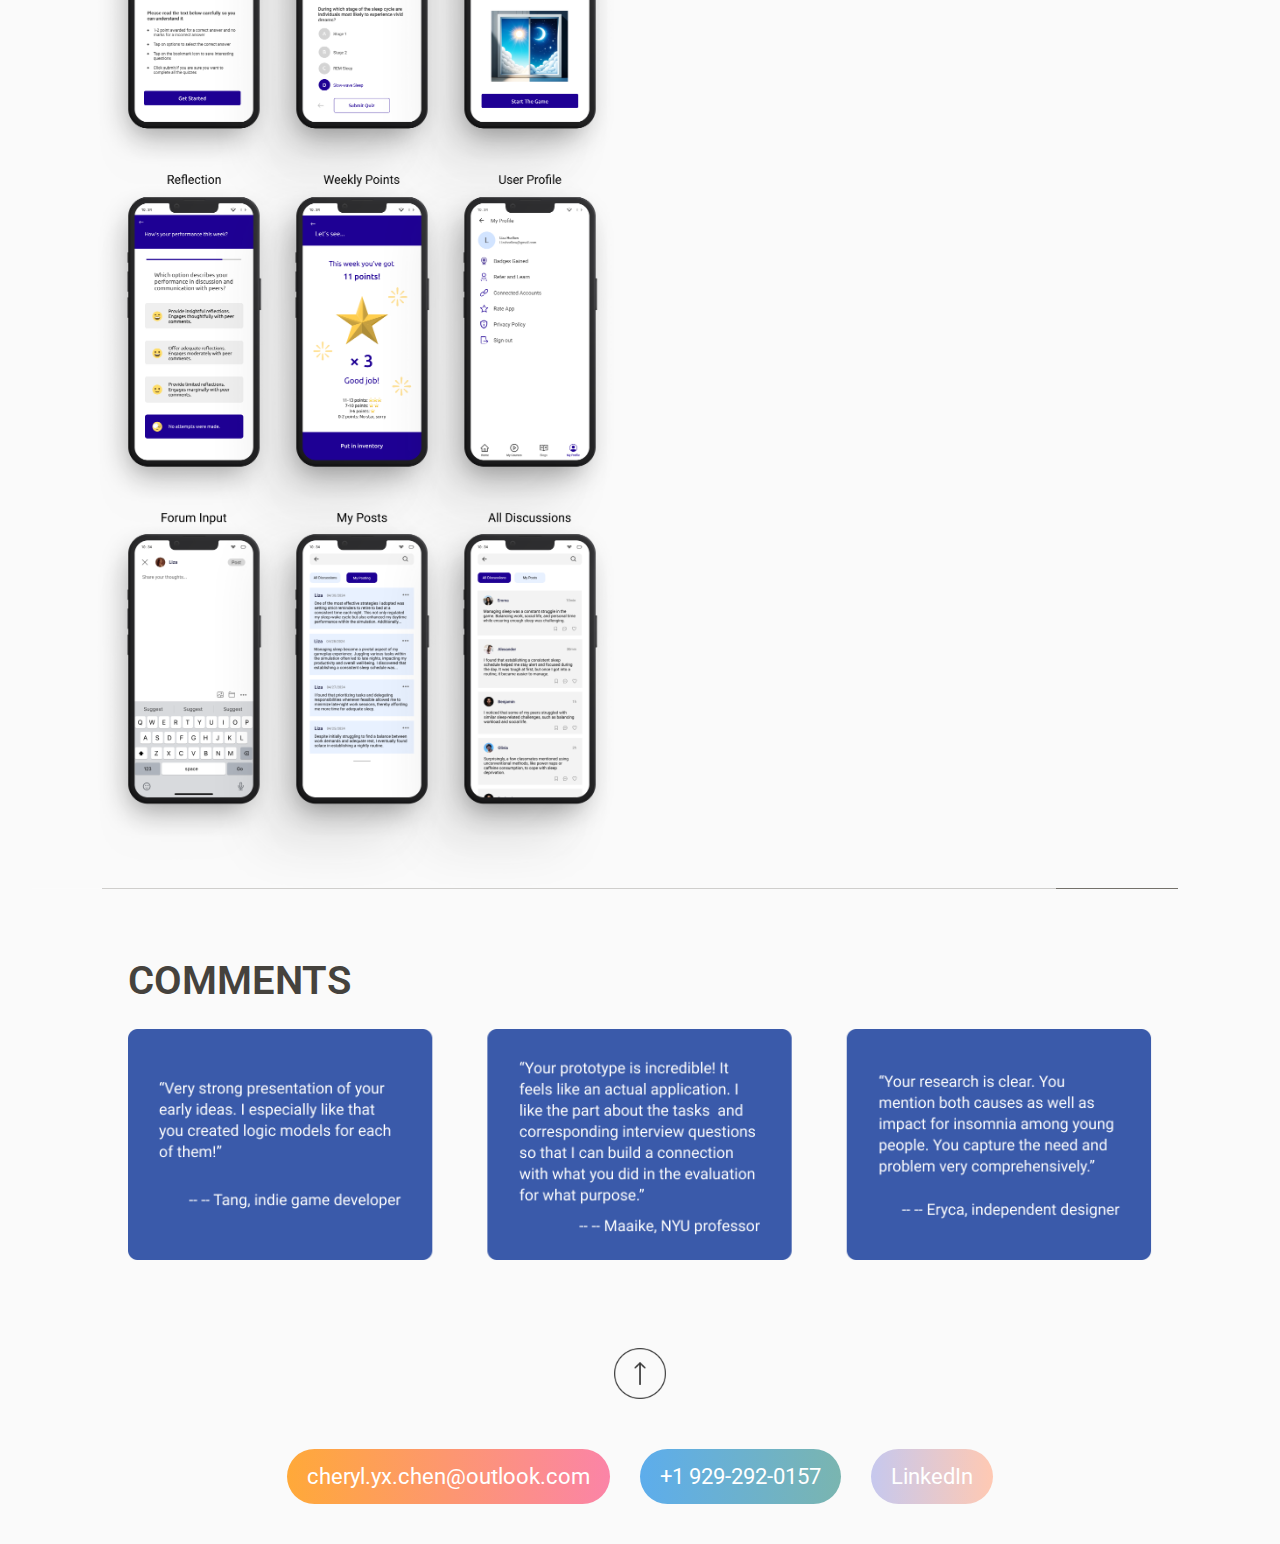
<file: sleepBetter.html>
<!DOCTYPE html>
<html lang="en">
<head>
  <meta charset="UTF-8" />
  <meta name="viewport" content="width=device-width, initial-scale=1.0" />
  <title>Sleep Better</title>
  <link rel="stylesheet" href="sleepBetter.css" />
  <link href="https://fonts.googleapis.com/css2?family=Roboto:wght@100..900&display=swap" rel="stylesheet">
</head>

<body>
    <!-- Menu -->
    <div id="menu-buttons" class="menu-buttons hidden">
        <a href="index.html" class="menu-button">WORK</a>
    </div>
    <script src="sleepBetter.js"></script>

    <!-- HERO -->
    <section class="hero-section">
        <img src="media/sleepBetter/SBHero.png" alt="Hero Section" class="hero-img">
    </section>

    <!-- OVERVIEW -->
    <section class="container overview-layout">
        <!-- 左边：Overview -->
        <div class="overview-left">
            <h2 class="title">OVERVIEW</h2>
            <p class="para">
                Sleep Better is an <span class="highlight">instructional research and design project</span> conducted as a course project as NYU students. To address the issue of insomnia among young adults, we have initiated a project focused on enhancing sleep quality. And the final solution is an interactive online course, <span class="highlight">Dream Quest: Sleep Mastery</span>.
            </p>
        </div>

        <!-- 右边：Duration & Role -->
        <div class="overview-right">
            <div class="right-block">
                <h3 class="title">DURATION</h3>
                <p class="para">02/2024 - 05/2024 (4 months)</p>
            </div>
            <div class="right-block">
                <h3 class="title">MY ROLE</h3>
                <p class="para">Instructional Designer</p>
            </div>
        </div>
    </section>

    <!-- DIVIDER -->
    <div class="divider"></div>

    <!-- STAGE 1 -->
    <Section class="container">
        <h2 class="title h100">Stage 1</h2>
        <h1 class="bigtitle">RESEARCH</h1>
        <!-- RESEARCH METHODS -->
        <h2 class="title h101">RESEARCH METHODS</h2>
        <img src="media/sleepBetter/researchMethods.png" alt="Four research methods" class="RM">
        <!-- NEEDS ANALYSIS -->
        <h2 class="title h102">NEEDS ANALYSIS</h2>
        <p class="para p103">In Needs Analysis, initial interviews with five participants provided us with the context for the problem. Subsequently, we cross-referenced responses from 60 survey respondents with online research to pinpoint the main causes of insomnia. </p>
        <p class="highlight p104 text-black">What are the problems?</p>
        <img src="media/sleepBetter/problems.png" alt="Two main problems" class="problems">
        <h2 class="highlight text-black h103">Quotes from The Interviewees</h2>
        <img src="media/sleepBetter/quotes.png" alt="Three quotes from the interviewees" class="quotes">
        <!-- LEARNER ANALYSIS -->
        <h2 class="title h104">LEARNER ANALYSIS</h2>
        <p class="para p105">In learner analysis, we did desk research on the learner characteristics and gained insights into motivation and preferences through a survey with 60 respondents.</p>
        <h2 class="highlight text-black h106">Learner Characteristics</h2>
        <img src="media/sleepBetter/learner chara.png" alt="Three characteristics of learners" class="learnerChara">
        <h2 class="highlight text-black h107">Persona</h2>
        <img src="media/sleepBetter/personas.png" alt="Two personas" class="personas">
        <!-- TASK ANALYSIS -->
        <h2 class="title h108">TASK ANALYSIS</h2>
        <p class="para p109">For task analysis, we interviewed two Psychology Experts and referenced 'Why We Sleep?' by Matthew P. Walker for foundational guidance. Additionally, we used online resources for detailed information.</p>
        <h2 class="highlight text-black h110">Key Tasks</h2>
        <img src="media/sleepBetter/keyTasks.png" alt="key tasks" class="keyTasks">
        <!-- GOALS & OBJECTIVES -->
        <h2 class="title h111">GOALS & OBJECTIVES</h2>
        <h2 class="highlight text-black h112">Goals</h2>
        <ul class="para u113">
            <li>Gain a foundational understanding of the scientific principles governing sleep.</li>
            <li>Recognize the critical importance of sleep.</li>
            <li>Establish basic sleep hygiene practices and behavioral techniques to enhance sleep quality.</li>
            <li>Cultivate the ability to evaluate the effectiveness of implemented sleep strategies.</li>
            <li>Take an active role in managing personal sleep health.</li>
        </ul>
        <h2 class="highlight text-black h114">Objectives (Bloom’s Taxonomy)</h2>
        <img src="media/sleepBetter/objectives.png" alt="objectives" class="objectives">
        <!-- DESIGN IMPLICATIONS -->
        <h2 class="highlight text-black h115">DESIGN IMPLICATIONS</h2>
        <p class="para p116">The Needs Analysis, Learner Analysis, and Task Analysis provide design implications in these aspects:  </p>
        <img src="media/sleepBetter/designIM.png" alt="Four design implications" class="designIM">
    </Section>

    <!-- DIVIDER -->
    <div class="divider"></div>

    <!-- STAGE 2 -->
    <section class="container">
        <h2 class="title h116">Stage 2</h2>
        <h1 class="bigtitle h117">DESIGN</h1>
        <h2 class="title h118">FINAL PROPOSAL - “DreamQuest: Sleep Mastery"</h2>
        <p class="para p119">An <span class ="highlight">interactive online course</span>, accessible on both web and mobile platforms, integrates <span class ="highlight">multimedia learning</span>, <span class ="highlight">simulation games</span>, and <span class ="highlight">online forums</span> across four structured sections.</p>
        <p class="para p120">This course will progressively guide learners from basic comprehension to advanced application and critical evaluation of sleep science concepts, facilitating a comprehensive understanding and practical application of sleep hygiene practices. It is designed to be self-paced, allowing learners to access the materials at their convenience, ensuring flexibility in their learning journey. </p>
        <p class="para p121">To motivate learners and monitor their progress, the course is gamified: a <span class ="highlight">point system</span> is integrated throughout the course. Learners' achievements are tracked through these points, and the points for each week will become stars which can be later traded on the MOOC platform for more free courses. Upon completion of the course, they will receive certificates with <span class ="highlight">badges</span> that reflect their earned stars in each module, recognizing their level of mastery and engagement.</p>
        <h2 class="title h122">LOW-FI PROTOTYPE</h2>
        <img src="media/sleepBetter/lowFi.png" alt="Low-fidelity prototype" class="lowFi">
        <h2 class="title h123">LOGIC MODEL</h2>
        <img src="media/sleepBetter/logicModel.png" alt="Logic model" class="logicModel">
    </section>

    <!-- DIVIDER -->
    <div class="divider"></div>

    <!-- STAGE 3 -->
    <Section class="container">
        <h2 class="title h124">Stage 3</h2>
        <h1 class="bigtitle h125">DEVELOPMENT & EVALUATION</h1>
        <h2 class="title h126">INTERFACE</h2>
        <img src="media/sleepBetter/hiFi.png" alt="High-fedility prototype" class="hiFi">
    </Section>

    <!-- DIVIDER -->
    <div class="divider divider1"></div>

    <!-- COMMENTS -->
    <Section class="container">
        <h1 class="bigtitle h127">COMMENTS</h1>
        <img src="media/sleepBetter/comments.png" alt="Comments from others" class="comments">
    </Section>

    <!-- FOOTER -->
    <section class="container">
        <img src="media/sleepBetter/backToTop.png" alt="back to top" class="backtotop" onclick="window.scrollTo({ top: 0, behavior: 'smooth' })">
        <div class="contact-buttons">
            <a href="mailto:cheryl.yx.chen@outlook.com" class="contact-chip email">cheryl.yx.chen@outlook.com</a>
            <a href="tel:+19292920157" class="contact-chip phone">+1 929-292-0157</a>
            <a href="https://www.linkedin.com/in/yuxingchen86/" target="_blank" rel="noopener noreferrer" class="contact-chip linkedin">LinkedIn</a>
        </div>
    </section>
</body>
</file>
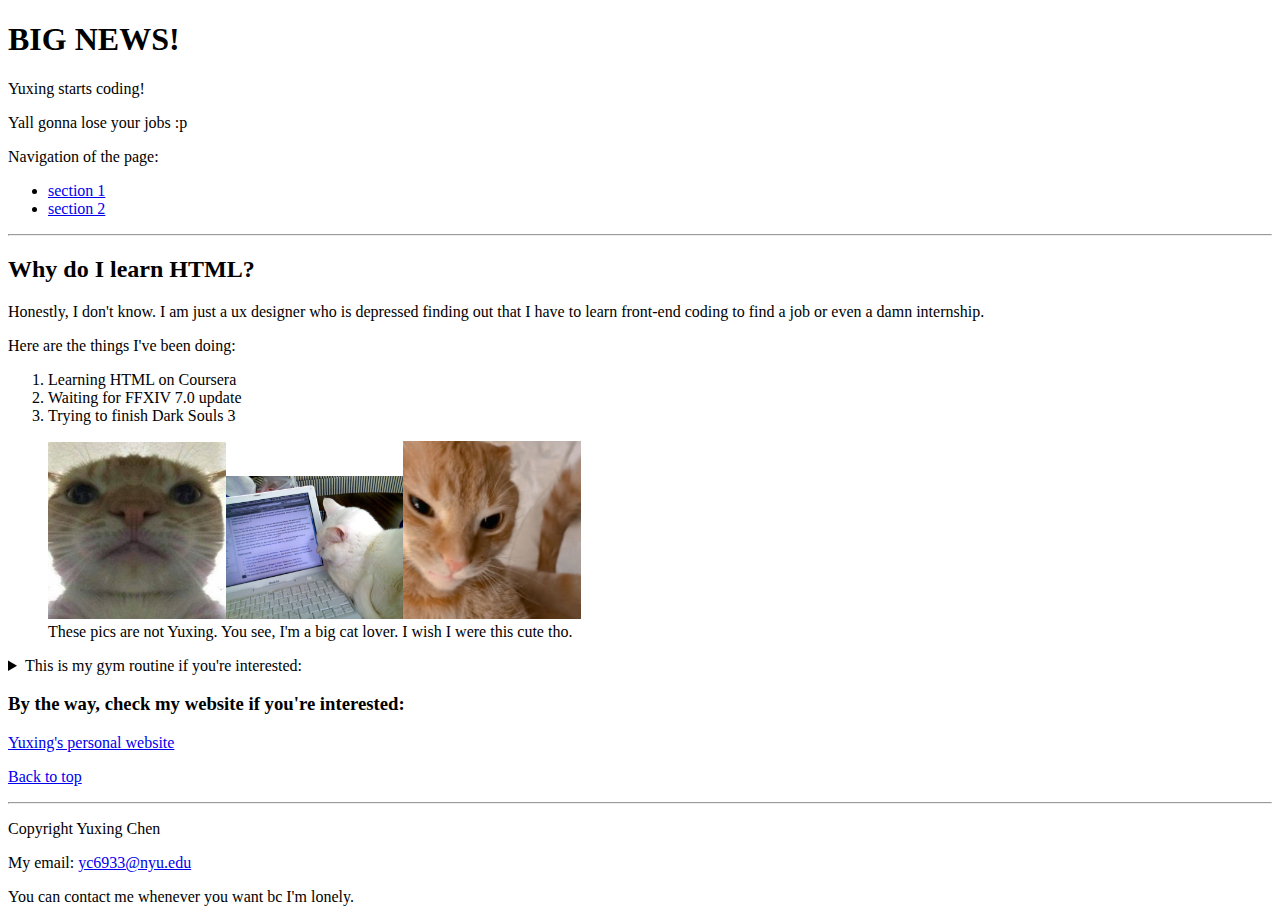
<file: HTML/homepage.html>
<!DOCTYPE html>
<html lang="en">
    <head>
        <meta charset="UTF-8">
        <title>My Amazing First Page</title>
    </head>
    <body>
        <header>
        <h1 id="top">BIG NEWS!</h1>
        <p>Yuxing starts coding!</p>
        <p>Yall gonna lose your jobs :p</p>
        </header>
        <nav>
            <p>Navigation of the page:</p>
            <ul>
                <li><a href="#section1">section 1</a></li>
                <li><a href="#section2">section 2</a></li>
            </ul>
        </nav>
        <hr>
        <main>
       <div class="container">
        <h2 id="section1">Why do I learn HTML?</h2>
        <p>Honestly, I don't know. I am just a ux designer who is depressed finding out that I have to learn front-end coding to find a job or even a damn internship.</p>
        <p>Here are the things I've been doing:</p>
        <ol>
            <li>Learning HTML on Coursera</li>
            <li>Waiting for FFXIV 7.0 update</li>
            <li>Trying to finish Dark Souls 3</li>
        </ol>
       </div>
       <figure> 
       <img src="catMeme.jpg" width="15%" alt="A cat looks bit sluggish"/><img src="csCat.jpg" width="15%" alt="A white cat looking at Wikipedia"/><img src="angryCat.jpg" width="15%" alt="A pissed cat"/>
       <figcaption>These pics are not Yuxing. You see, I'm a big cat lover. I wish I were this cute tho.</figcaption>
       </figure>
       <details>
        <summary>This is my gym routine if you're interested:</summary>
        <p>10 min run + 4*8 set lat pulldown + 20 min elliptical</p>
        <p>I know this is lame but as a couch potato who never work out I'm proud of myself for starting hitting the gym.</p>
       </details>
       <h3 id="section2">By the way, check my website if you're interested:</h3>
       <a href="http://www.itsyuxing.com" target="_blank">Yuxing's personal website</a>
        </main>
        <p><a href="#top">Back to top</a></p>
        <hr>
        <footer>
            <p>Copyright Yuxing Chen</p>
            <p>My email: <a href ="yc6933@nyu.edu">yc6933@nyu.edu</a></p>
            <p>You can contact me whenever you want bc I'm lonely.</p>
        </footer>
    </body>
</html>
</file>
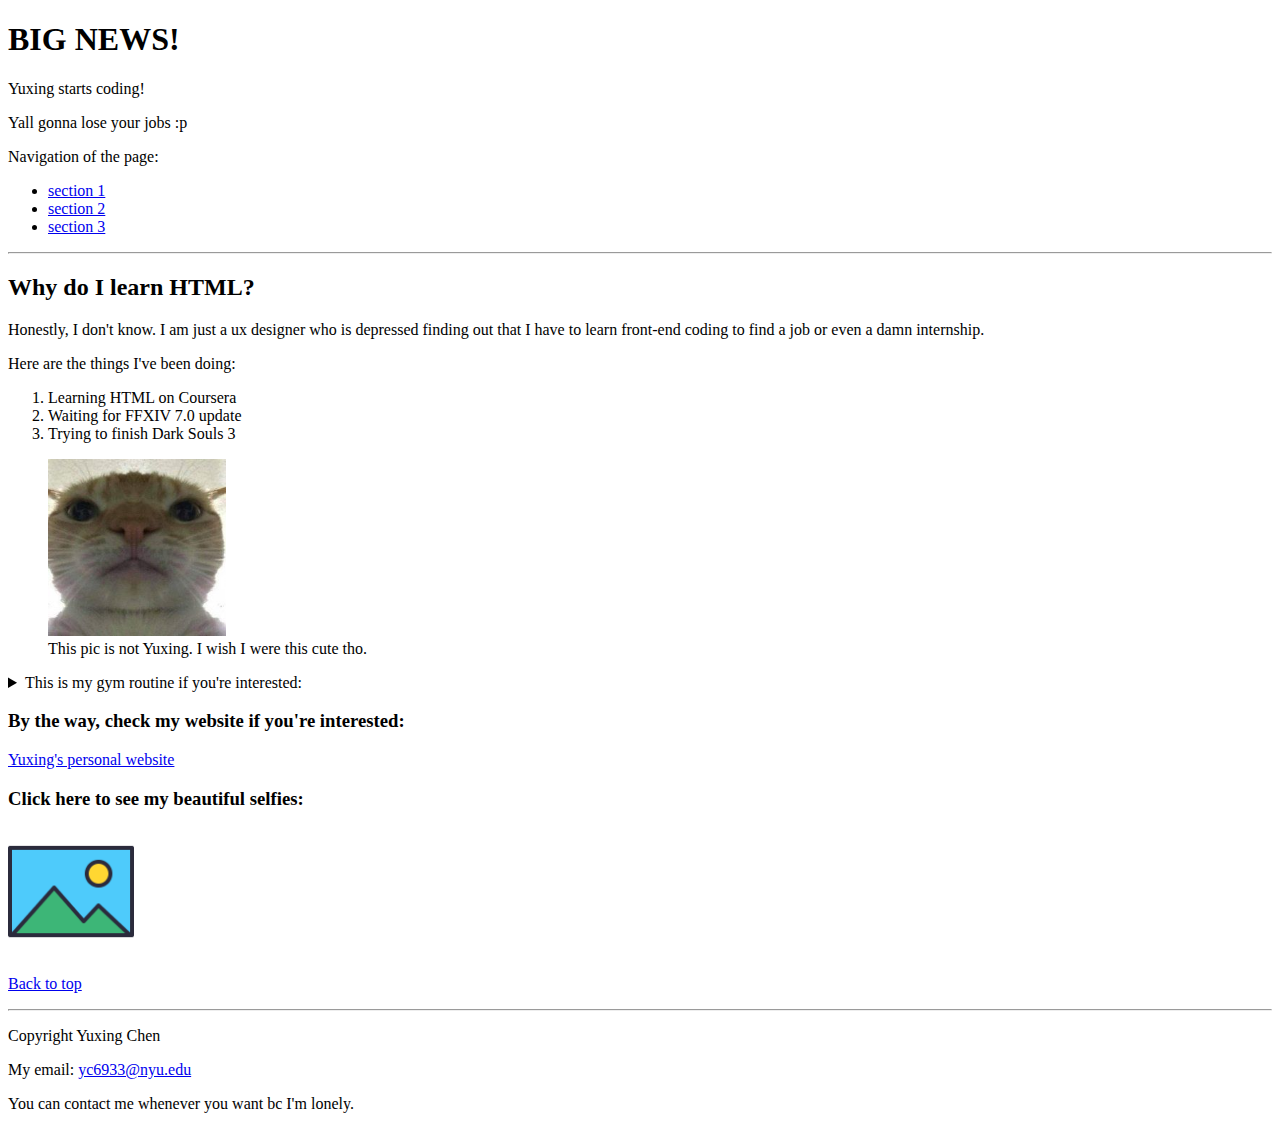
<file: HTML/myfirstpage.html>
<!DOCTYPE html>
<html lang="en">
    <head>
        <meta charset="UTF-8">
        <title>My Amazing First Page</title>
    </head>
    <body>
        <header>
        <h1 id="top">BIG NEWS!</h1>
        <p>Yuxing starts coding!</p>
        <p>Yall gonna lose your jobs :p</p>
        </header>
        <nav>
            <p>Navigation of the page:</p>
            <ul>
                <li><a href="#section1">section 1</a></li>
                <li><a href="#section2">section 2</a></li>
                <li><a href="#section3">section 3</a></li>
            </ul>
        </nav>
        <hr>
        <main>
       <div class="container">
        <h2 id="section1">Why do I learn HTML?</h2>
        <p>Honestly, I don't know. I am just a ux designer who is depressed finding out that I have to learn front-end coding to find a job or even a damn internship.</p>
        <p>Here are the things I've been doing:</p>
        <ol>
            <li>Learning HTML on Coursera</li>
            <li>Waiting for FFXIV 7.0 update</li>
            <li>Trying to finish Dark Souls 3</li>
        </ol>
       </div>
       <figure> 
       <img src="catMeme.jpg" width="15%" alt="A cat looks bit sluggish"/>
       <figcaption>This pic is not Yuxing. I wish I were this cute tho.</figcaption>
       </figure>
       <details>
        <summary>This is my gym routine if you're interested:</summary>
        <p>10 min run + 4*8 set push up + 20 min elliptical</p>
        <p>I know this is lame but as a couch potato who never work out I'm proud of myself for starting hitting the gym.</p>
       </details>
       <h3 id="section2">By the way, check my website if you're interested:</h3>
       <a href="http://www.itsyuxing.com">Yuxing's personal website</a>
       <h3 id="section3">Click here to see my beautiful selfies:</h3>
       <a href="https://www.youtube.com/watch?v=dQw4w9WgXcQ" target="_blank">
        <img src="imageIcon.png" width="10%" alt="A picture icon"/></a>
        </main>
        <p><a href="#top">Back to top</a></p>
        <hr>
        <footer>
            <p>Copyright Yuxing Chen</p>
            <p>My email: <a href ="yc6933@nyu.edu">yc6933@nyu.edu</a></p>
            <p>You can contact me whenever you want bc I'm lonely.</p>
        </footer>
    </body>
</html>
</file>
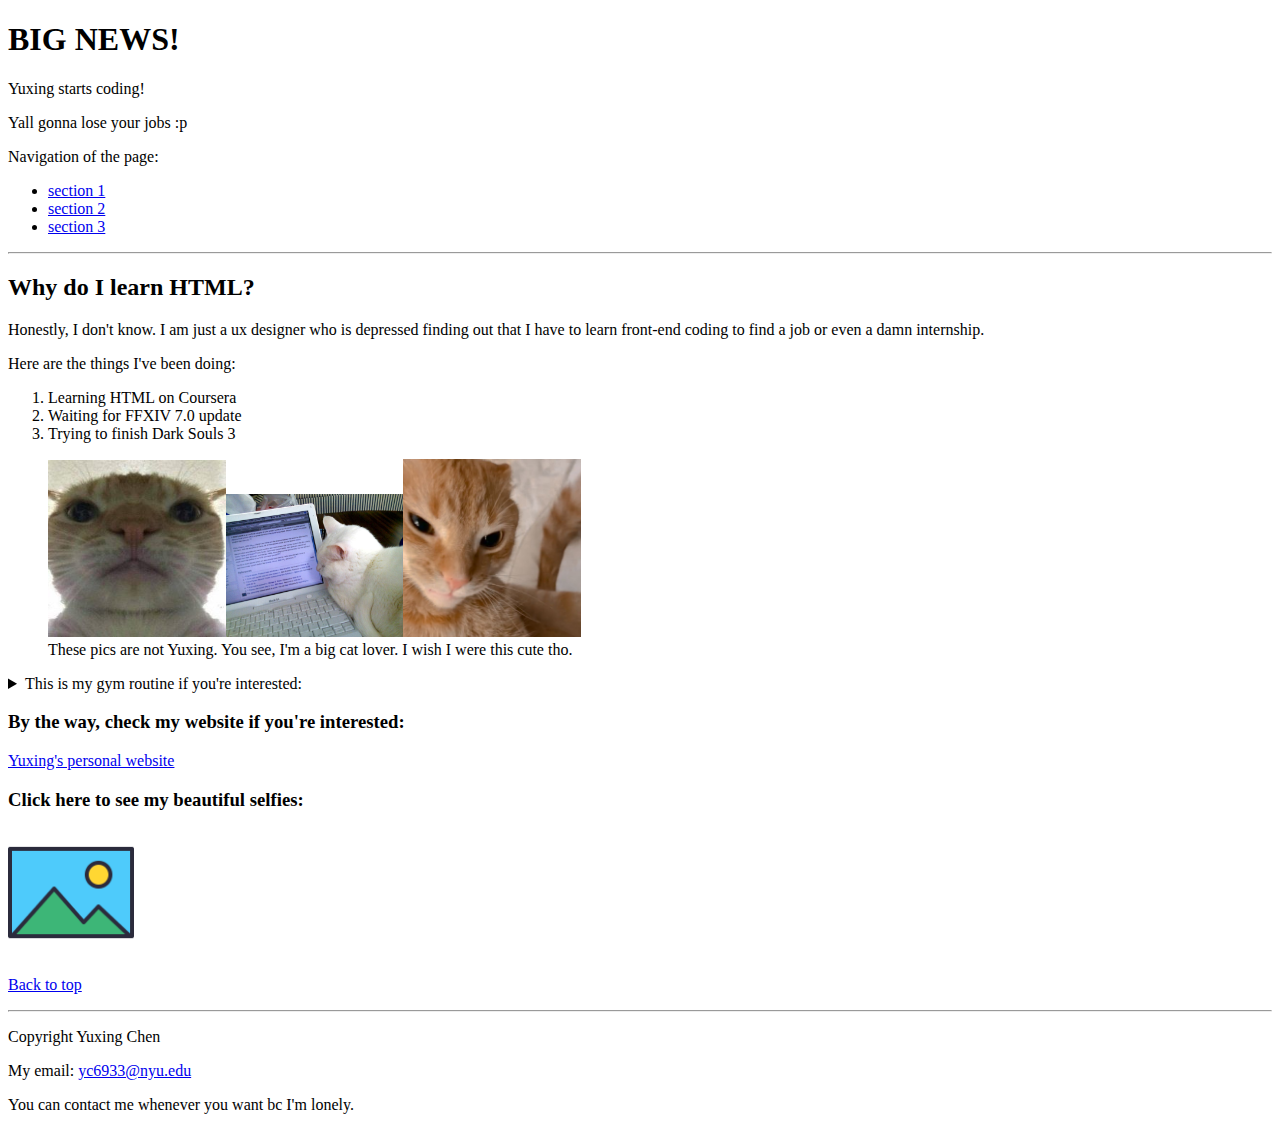
<file: HTML/HTML/myfirstpage.html>
<!DOCTYPE html>
<html lang="en">
    <head>
        <meta charset="UTF-8">
        <title>My Amazing First Page</title>
    </head>
    <body>
        <header>
        <h1 id="top">BIG NEWS!</h1>
        <p>Yuxing starts coding!</p>
        <p>Yall gonna lose your jobs :p</p>
        </header>
        <nav>
            <p>Navigation of the page:</p>
            <ul>
                <li><a href="#section1">section 1</a></li>
                <li><a href="#section2">section 2</a></li>
                <li><a href="#section3">section 3</a></li>
            </ul>
        </nav>
        <hr>
        <main>
       <div class="container">
        <h2 id="section1">Why do I learn HTML?</h2>
        <p>Honestly, I don't know. I am just a ux designer who is depressed finding out that I have to learn front-end coding to find a job or even a damn internship.</p>
        <p>Here are the things I've been doing:</p>
        <ol>
            <li>Learning HTML on Coursera</li>
            <li>Waiting for FFXIV 7.0 update</li>
            <li>Trying to finish Dark Souls 3</li>
        </ol>
       </div>
       <figure> 
       <img src="catMeme.jpg" width="15%" alt="A cat looks bit sluggish"/><img src="csCat.jpg" width="15%" alt="A white cat looking at Wikipedia"/><img src="angryCat.jpg" width="15%" alt="A pissed cat"/>
       <figcaption>These pics are not Yuxing. You see, I'm a big cat lover. I wish I were this cute tho.</figcaption>
       </figure>
       <details>
        <summary>This is my gym routine if you're interested:</summary>
        <p>10 min run + 4*8 set push up + 20 min elliptical</p>
        <p>I know this is lame but as a couch potato who never work out I'm proud of myself for starting hitting the gym.</p>
       </details>
       <h3 id="section2">By the way, check my website if you're interested:</h3>
       <a href="http://www.itsyuxing.com" target="_blank">Yuxing's personal website</a>
       <h3 id="section3">Click here to see my beautiful selfies:</h3>
       <a href="https://www.youtube.com/watch?v=dQw4w9WgXcQ" target="_blank">
        <img src="imageIcon.png" width="10%" alt="A picture icon"/></a>
        </main>
        <p><a href="#top">Back to top</a></p>
        <hr>
        <footer>
            <p>Copyright Yuxing Chen</p>
            <p>My email: <a href ="yc6933@nyu.edu">yc6933@nyu.edu</a></p>
            <p>You can contact me whenever you want bc I'm lonely.</p>
        </footer>
    </body>
</html>
</file>
<file: home.css>
.homepage-child {
    position: absolute;
    top: 0px;
    left: 0px;
    background-color: #fff;
    width: 1512px;
    height: 116px;
}
.home {
    position: absolute;
    top: 44px;
    left: 1008px;
}
.cv {
    position: absolute;
    top: 44px;
    left: 1185px;
}
.projects {
    position: absolute;
    top: 44px;
    left: 1329px;
    color: #535353;
}
.hi-im-yuxing {
    position: absolute;
    top: 403px;
    left: 792.03px;
    font-size: 52px;
    color: #606060;
}
.an {
    font-size: 26px;
    font-family: Roboto;
    color: #606060;
}
.instructional-designer {
    font-weight: 500;
}
.an-instructional-designer {
    margin: 0;
}
.who-creates-products {
    margin: 0;
    font-size: 26px;
    color: #606060;
}
.an-instructional-designer-container {
    position: absolute;
    top: 500.71px;
    left: 792.08px;
    display: inline-block;
    width: 536.2px;
    font-size: 28px;
    color: #000;
}
.mypic-1-icon {
    position: absolute;
    top: 229px;
    left: 165px;
    border-radius: 20px;
    width: 498px;
    height: 520px;
    object-fit: cover;
}
.group-child {
    position: absolute;
    top: 0px;
    left: 0px;
    background-color: #fff;
    width: 1512px;
    height: 138px;
}
.feel-free-to {
    position: absolute;
    top: 36px;
    left: 94px;
    display: inline-block;
    width: 202px;
    height: 23px;
}
.logo-instagram-icon {
    position: absolute;
    top: 76px;
    left: 141px;
    width: 24px;
    height: 24px;
    overflow: hidden;
}
.mail-icon {
    position: absolute;
    top: 74px;
    left: 94px;
    width: 28px;
    height: 28px;
}
.vector-icon {
    position: absolute;
    height: 17.39%;
    width: 1.59%;
    top: 55.07%;
    right: 86.31%;
    bottom: 27.54%;
    left: 12.1%;
    max-width: 100%;
    overflow: hidden;
    max-height: 100%;
}
.by-yuxing-chen {
    position: absolute;
    top: 57px;
    left: 1226px;
    font-weight: 300;
    color: #606060;
}
.rectangle-parent {
    position: absolute;
    top: 862px;
    left: 0px;
    width: 1512px;
    height: 138px;
    font-size: 20px;
}
.homepage {
    width: 100%;
    position: relative;
    background-color: #fff;
    height: 1000px;
    overflow: hidden;
    text-align: left;
    font-size: 24px;
    color: #373737;
    font-family: Roboto;
}
</file>
<file: greenie.css>
/* Reset & Base */
* {
  box-sizing: border-box;
  margin: 0;
  padding: 0;
}

body {
  font-family: 'Roboto', sans-serif;
  font-size: 16px;
  line-height: 1.6;
  color: #222;
  background-color: #fff;
}

/* MENU */
.menu-buttons {
  position: fixed;
  top: 20px;
  right: 3%;
  transform: translateX(-50%);
  z-index: 100;
  display: flex;
  gap: 20px;
  transition: opacity 0.3s ease, top 0.3s ease;
  opacity: 1;
}

.menu-buttons.hidden {
  opacity: 0;
  pointer-events: none;
}

.menu-button {
  display: inline-block;
  padding: 8px 18px;
  border-radius: 999px;
  font-size: 16px;
  font-weight: 700;
  color: #8A8A8A;
  background-color: white;
  border: 2px solid #B8B8B8;
  text-decoration: none;
  transition: all 0.3s ease;
}

.menu-button:hover {
  background-color: #FFBE3C;
  color: white;
  border-color: #FFBE3C;
}

/* Typography Utility Classes */
.bigtitle {
  font-family: 'Roboto', sans-serif;
  font-size: 40px;
  font-weight: 600;  /* semibold */
  color: #45423D;
}

.title {
  font-family: 'Roboto', sans-serif;
  font-size: 28px;
  font-weight: 500;  /* medium */
  color: #45423D;
}

.highlight {
  font-family: 'Roboto', sans-serif;
  font-size: 22px;
  font-weight: 500;  /* medium */
  color: #07442D;
}

.para {
  font-family: 'Roboto', sans-serif;
  font-size: 18px;
  font-weight: 400;  /* regular */
  color: #45423D;
  line-height: 1.5;
}

.container {
  width: 90vw;
  margin: 0 auto;
  padding-left: 5vw;
  padding-right: 5vw;
}

/* 通用区块 */
.section {
  padding: 60px 0;
}

.divider {
  width: 84vw;            /* 宽度略大于 container（950） */
  max-width: calc(100% - 96px); /* 防止在小屏下溢出 */
  height: 1px;
  background-color: #606060;
  margin: 40px auto;        /* 垂直间距 & 居中 */
}

/* Hero */
.hero-section {
  width: 100%;
  background-color: #f0f8f4; /* 可选背景色，或替换为 background-image */
}

.hero-img {
  display: block;
  width: 100vw;
  height: auto;
}

/* 全宽纯色区块 */
.full-width-section {
  width: 100%;
  background-color: #f8f9f5;
  padding: 40px 0;
}

/* OVERVIEW */
.overview-layout {
  display: flex;
  justify-content: space-between;
  gap: 60px; /* 可调整 */
  align-items: flex-start;
  flex-wrap: wrap; /* 保证在小屏时可以换行 */
}

.overview-left {
  flex: 1 1 60%;
}

.overview-right {
  flex: 1 1 30%;
  display: flex;
  flex-direction: column;
  gap: 40px;
}

.right-block .para {
  font-size: 18px;
}

/* Context */
.context-section {
  display: flex;
  flex-direction: column;
  gap: 32px;
  margin-top: -20px;
}

.problem-cards {
  display: flex;
  justify-content: space-between; /* 把第一张推左边，最后一张推右边 */
  align-items: flex-start;
  gap: 0; /* gap 不控制它们之间的间距 */
  flex-wrap: nowrap;
}

.problem-cards img {
  width: calc((100% - 48px) / 3); /* 计算剩下三张图的宽度（假设两边间距为 24px*2） */
  height: auto;
  display: block;
}

/* HMW */
.design-question {
  width: 100%;
  background-color: #07442D;
  padding: 60px 0;
  text-align: center;
}

.emoji-img {
  width: 10vw;
  height: 10vh;
  object-fit: contain;
}

.white-text {
  color: #fff;
}

/* Audience */
.audience-section {
  padding-top: 90px;
}

.audienceDesc {
  margin-top: 30px;
}

.user-needs-row {
  display: flex;
  flex-wrap: wrap;
  gap: 40px;
  margin-top: 32px;
  align-items: center;
}

.needs-left {
  flex: 1 1 50%;
}

.userneedstitle {
  margin-top: 30px;
}

.needs-image {
  width: 100%;
  height: auto;
  display: block;
  margin-top: 5px;
}

.needs-text {
  flex: 1 1 40%;
  margin-top: 25px;
}

.needs-summary {
  padding-left: 1.5em;
  margin-top: 15px;
}

.needs-summary li {
  margin-bottom: 15px;
}

.needs-summary li::marker {
  color: #FFA939;
}

/* USER JOURNEY MAP*/
.UJMtitle {
  margin-top: 70px;
}

.UJMpara {
  margin-top: 15px;
}

.top-gap {
  display: inline-block;
  margin-top: 5px;
}

.journey-map-img {
  margin-top: 32px;
  width: 100%;
  height: auto;
  display: block;
  border: 1px solid #ccc;
}

.afteraudiencedivider{
  margin-top: 80px;
}

/* LANDSCAPE AUDITS*/
.landscape-section {
  margin-top: 80px;
}

.LAtitle {
  margin-bottom: 30px;
}

.landscape-para {
  margin-top: 16px;
}

.bullet-orange {
  list-style: disc;
  padding-left: 1.5em; /* 留出 marker 空间 */
  margin-top: 24px; /* 可按需调整与上方间距 */
}

.bullet-orange li {
  margin-bottom: 15px;
}

.bullet-orange li::marker {
  color: #FFA939;
}

.afterLAdivider {
  margin-top: 60px;
}

/* Design Process */
.DesignProcess {
  margin-top: 20px;
}

.section-title {
  margin-bottom: 8px;
}

.sub-title {
  margin-top: 20px;
  margin-bottom: 30px;
}

.lofi-image {
  width: 100%;          /* 填满 container */
  height: auto;         /* 保持长宽比 */
  display: block;
}

.UBTESTtitle {
  margin-top: 60px;
  margin-bottom: 25px;
}

.UBTEST {
  width: 100%;          /* 填满 container */
  height: auto;         /* 保持长宽比 */
  display: block; 
}

.iterations {
  margin-top: 70px;
  width: 100%; 
  height: auto;
  display: block;
}

/* Divider */
.afterDesignProcessDivider {
  margin-top: 0px;
  margin-bottom: 20px;
}

/* FINAL DESIGN */
.FinalDesign {
  margin-top: 80px;
  margin-bottom: 40px;
}

.greenieInterface {
  width: 100%;
  margin-top: 50px;
}

.tryThePrototype {
  width:100%;
}

/* REFLECTION */
.RFpara1 {
  margin-top: 15px;
  margin-bottom: 10px;
}

.RFpara2 {
  margin-top: 15px;
  margin-bottom: 10px;
}

/* COMMENTS */
.commentcards {
  margin-top: 20px;
  width: 100%;
}

/* Footer */
.backtotop {
  display: block;
  width: 5vw;
  margin: 0 auto;
  margin-top: 40px;
  cursor: pointer;
}

.contact-buttons {
  display: flex;
  flex-wrap: wrap;
  margin-top: 50px;
  margin-bottom: 40px;
  gap: 30px;
  justify-content: center;
}

.contact-chip {
  display: inline-block;
  padding: 10px 20px;
  border-radius: 999px;
  font-size: 22px;
  color: white;
  text-decoration: none;
  font-weight: 400;
  transition: all 0.3s ease;
}

.contact-chip.email {
  background: linear-gradient(to right, #FFA939, #FB84A7);
}

.contact-chip.phone {
  background: linear-gradient(to right, #5DADEC, #7AB5B0);
}

.contact-chip.linkedin {
  background: linear-gradient(to right, #C6C8EE, #FFC9B3);
}

.contact-chip:hover {
  opacity: 0.85;
  transform: translateY(-2px);
}
</file>
<file: sleepBetter.css>
/* Reset & Base */
* {
  box-sizing: border-box;
  margin: 0;
  padding: 0;
}

body {
  font-family: 'Roboto', sans-serif;
  font-size: 16px;
  line-height: 1.6;
  color: #222;
  background-color: #FAFAFA;
}

/* MENU */
.menu-buttons {
  position: fixed;
  top: 20px;
  right: 3%;
  transform: translateX(-50%);
  z-index: 100;
  display: flex;
  gap: 20px;
  transition: opacity 0.3s ease, top 0.3s ease;
  opacity: 1;
}

.menu-buttons.hidden {
  opacity: 0;
  pointer-events: none;
}

.menu-button {
  display: inline-block;
  padding: 8px 18px;
  border-radius: 999px;
  font-size: 16px;
  font-weight: 700;
  color: #8A8A8A;
  background-color: white;
  border: 2px solid #B8B8B8;
  text-decoration: none;
  transition: all 0.3s ease;
}

.menu-button:hover {
  background-color: #FFBE3C;
  color: white;
  border-color: #FFBE3C;
}

/* Typography Utility Classes */
.bigtitle {
  font-family: 'Roboto', sans-serif;
  font-size: 40px;
  font-weight: 600;  /* semibold */
  color: #45423D;
}

.title {
  font-family: 'Roboto', sans-serif;
  font-size: 28px;
  font-weight: 500;  /* medium */
  color: #45423D;
}

.highlight {
  font-family: 'Roboto', sans-serif;
  font-size: 22px;
  font-weight: 500;  /* medium */
  color: #FB84A7;
}

.para {
  font-family: 'Roboto', sans-serif;
  font-size: 18px;
  font-weight: 400;  /* regular */
  color: #45423D;
  line-height: 1.5;
}

.text-black {
    color: #45423D !important;
}

/* General setting */
.container {
  width: 90vw;
  max-width: 1400px;
  margin: 0 auto;
  padding-left: 5vw;
  padding-right: 5vw;
}

.divider {
  width: 84vw;            /* 宽度略大于 container（950） */
  max-width: calc(100% - 96px); /* 防止在小屏下溢出 */
  height: 1px;
  background-color: #74716b;
  margin: 60px auto;        /* 垂直间距 & 居中 */
}

/* Hero */
.hero-section {
  width: 100%;
  background-color: #FAFAFA;
}

.hero-img {
  display: block;
  width: 100vw;
  height: auto;
}

/* 全宽纯色区块 */
.full-width-section {
  width: 100%;
  background-color: #FAFAFA;
  padding: 40px 0;
}

/* OVERVIEW */
.overview-layout {
  margin-top: 60px;
  display: flex;
  justify-content: space-between;
  gap: 60px; /* 可调整 */
  align-items: flex-start;
  flex-wrap: wrap; /* 保证在小屏时可以换行 */
}

.overview-left {
  flex: 1 1 60%;
}

.overview-right {
  flex: 1 1 30%;
  display: flex;
  flex-direction: column;
  gap: 40px;
}

.right-block .para {
  font-size: 18px;
}

/* stage 1 */
.h101 {
  margin-top: 30px;
}

.RM {
  width: 100%;
}

.h102 {
  margin-top: 5px;
}

.p103 {
  margin-top: 5px;
}

.p104 {
  margin-top: 25px;
}

.problems {
    width: 100%;
    margin-top: 5px;
}

.h103 {
  margin-top: 32px;
}

.quotes {
  width: 100%;
  margin-top: 16px;
}

.h104 {
  margin-top: 40PX;
}

.p105 {
  margin-top: 8PX;
}

.h106 {
  margin-top: 20PX;
}

.learnerChara {
  width: 100%;
  margin-top: 5px;
}

.h107 {
  margin-top: 0px;
}

.personas {
  width: 100%;
  margin-top: 5px;
}

.h108 {
  margin-top: 30px;
}

.p109 {
  margin-top: 5px;
}

.h110 {
  margin-top: 12px;
}

.keyTasks {
  width: 100%;
  margin-top: 5px;
}

.h111 {
  margin-top: 30px;
}

.h112 {
  margin-top: 5px;
}

.u113 {
  list-style: none;
}

.u113 li {
  position: relative;
  margin-top: 5px;
}

.u113 li::before {
  content: "•  ";
  left: 0;
  color: #45423D;
}

.h114 {
  margin-top: 20px;
}

.objectives {
  width: 100%;
  margin-top: 5px;
}

.h115 {
  margin-top: 25px;
}

.p116 {
  margin-top: 5px;
}

.designIM {
  width: 100%;
  margin-top: 8px;
}

.h117 {
  margin-top: -5px;
}

.h118 {
  margin-top: 10px;
}

.p119 {
  margin-top: 10px;
}

.p120 {
  margin-top: 10px;
}

.p121 {
  margin-top: 10px;
}

.h122 {
  margin-top: 25px;
}

.lowFi {
  width: 100%;
  margin-top: 5px;
}

.h123 {
  margin-top: 20px;
}

.logicModel {
  width: 100%;
  margin-top: 5px;
}

.h125 {
  margin-top: -5px;
}

.h126 {
  margin-top: 20px;
}

.hiFi {
  width: 100%;
  margin-top: 5px;
  margin-left: -6rem;
}

.divider1 {
  margin-top: -2rem;
}

.comments {
  width: 100%;
  margin-top: 1rem;
}

.backtotop {
  display: block;
  width: 4vw;
  margin: 0 auto;
  margin-top: 5rem;
  cursor: pointer;
}

.contact-buttons {
  display: flex;
  flex-wrap: wrap;
  margin-top: 50px;
  margin-bottom: 40px;
  gap: 30px;
  justify-content: center;
}

.contact-chip {
  display: inline-block;
  padding: 10px 20px;
  border-radius: 999px;
  font-size: 22px;
  color: white;
  text-decoration: none;
  font-weight: 400;
  transition: all 0.3s ease;
}

.contact-chip.email {
  background: linear-gradient(to right, #FFA939, #FB84A7);
}

.contact-chip.phone {
  background: linear-gradient(to right, #5DADEC, #7AB5B0);
}

.contact-chip.linkedin {
  background: linear-gradient(to right, #C6C8EE, #FFC9B3);
}

.contact-chip:hover {
  opacity: 0.85;
  transform: translateY(-2px);
}
</file>
